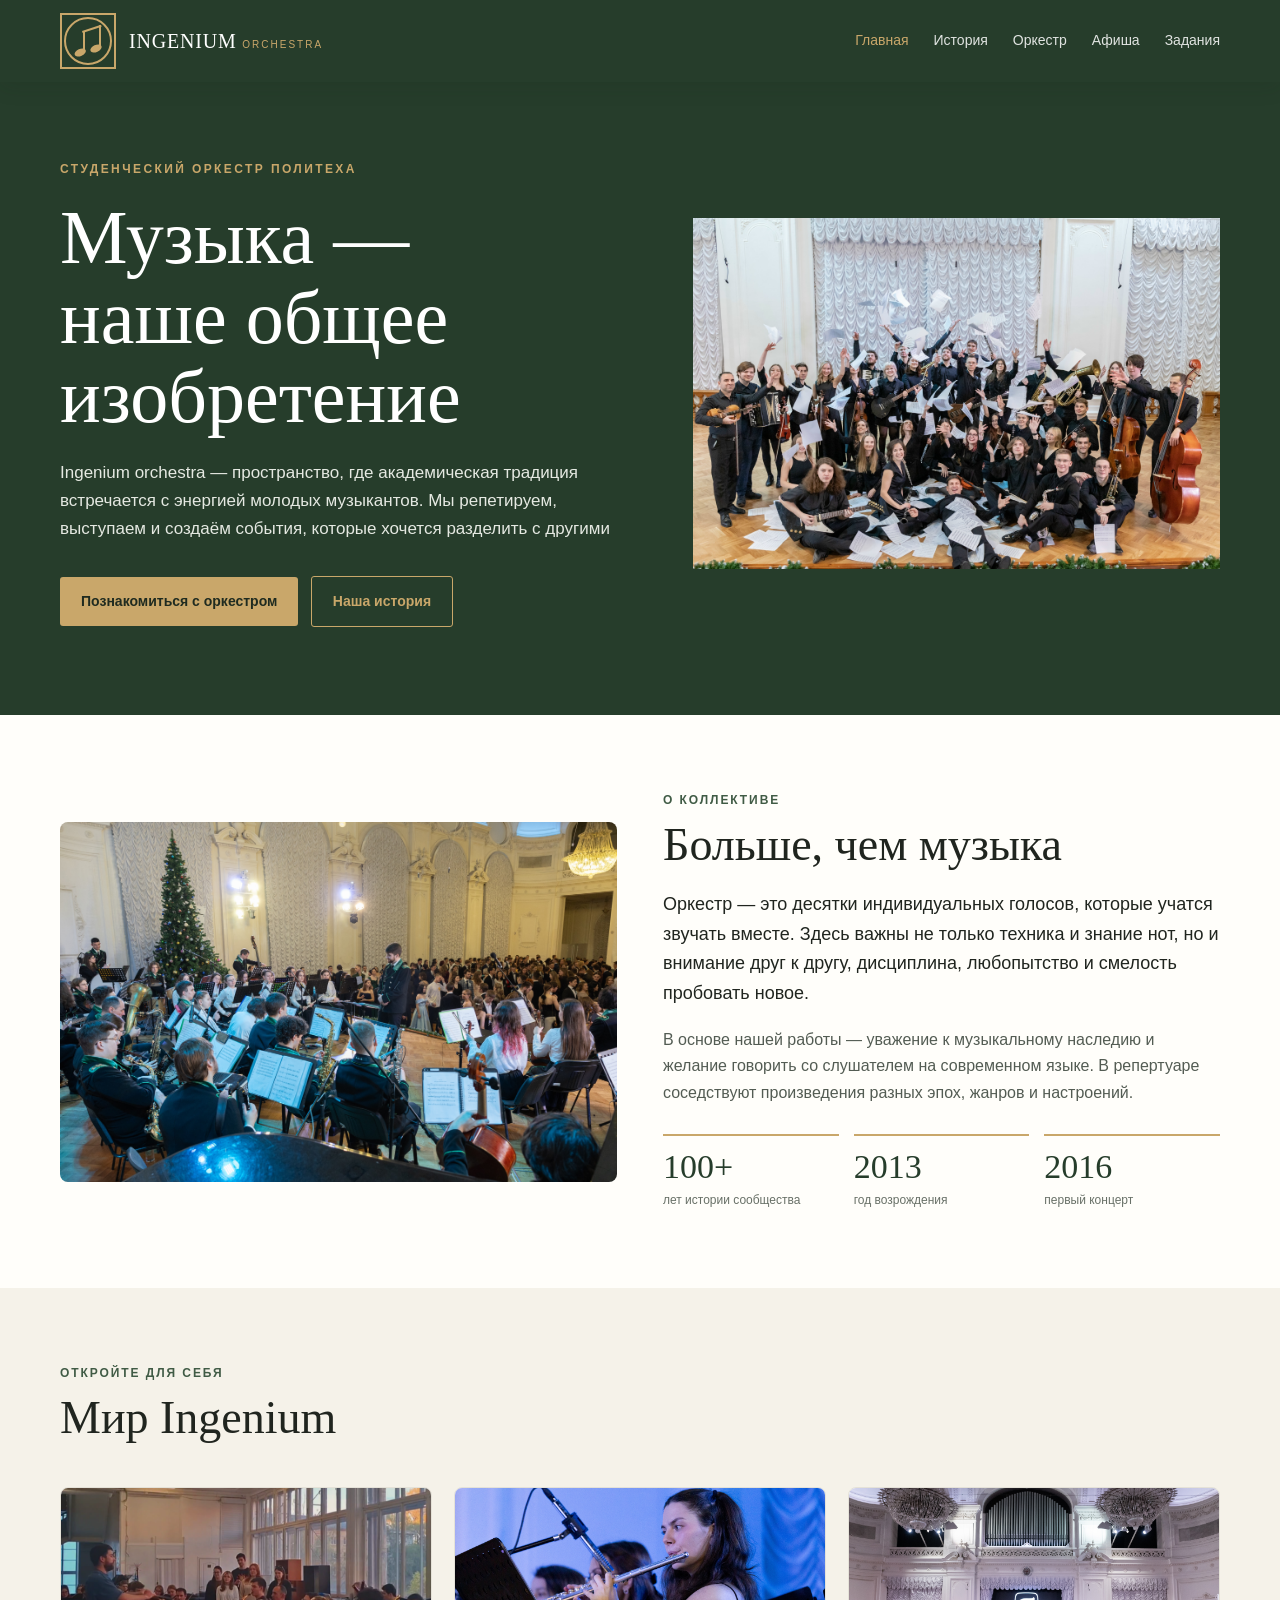
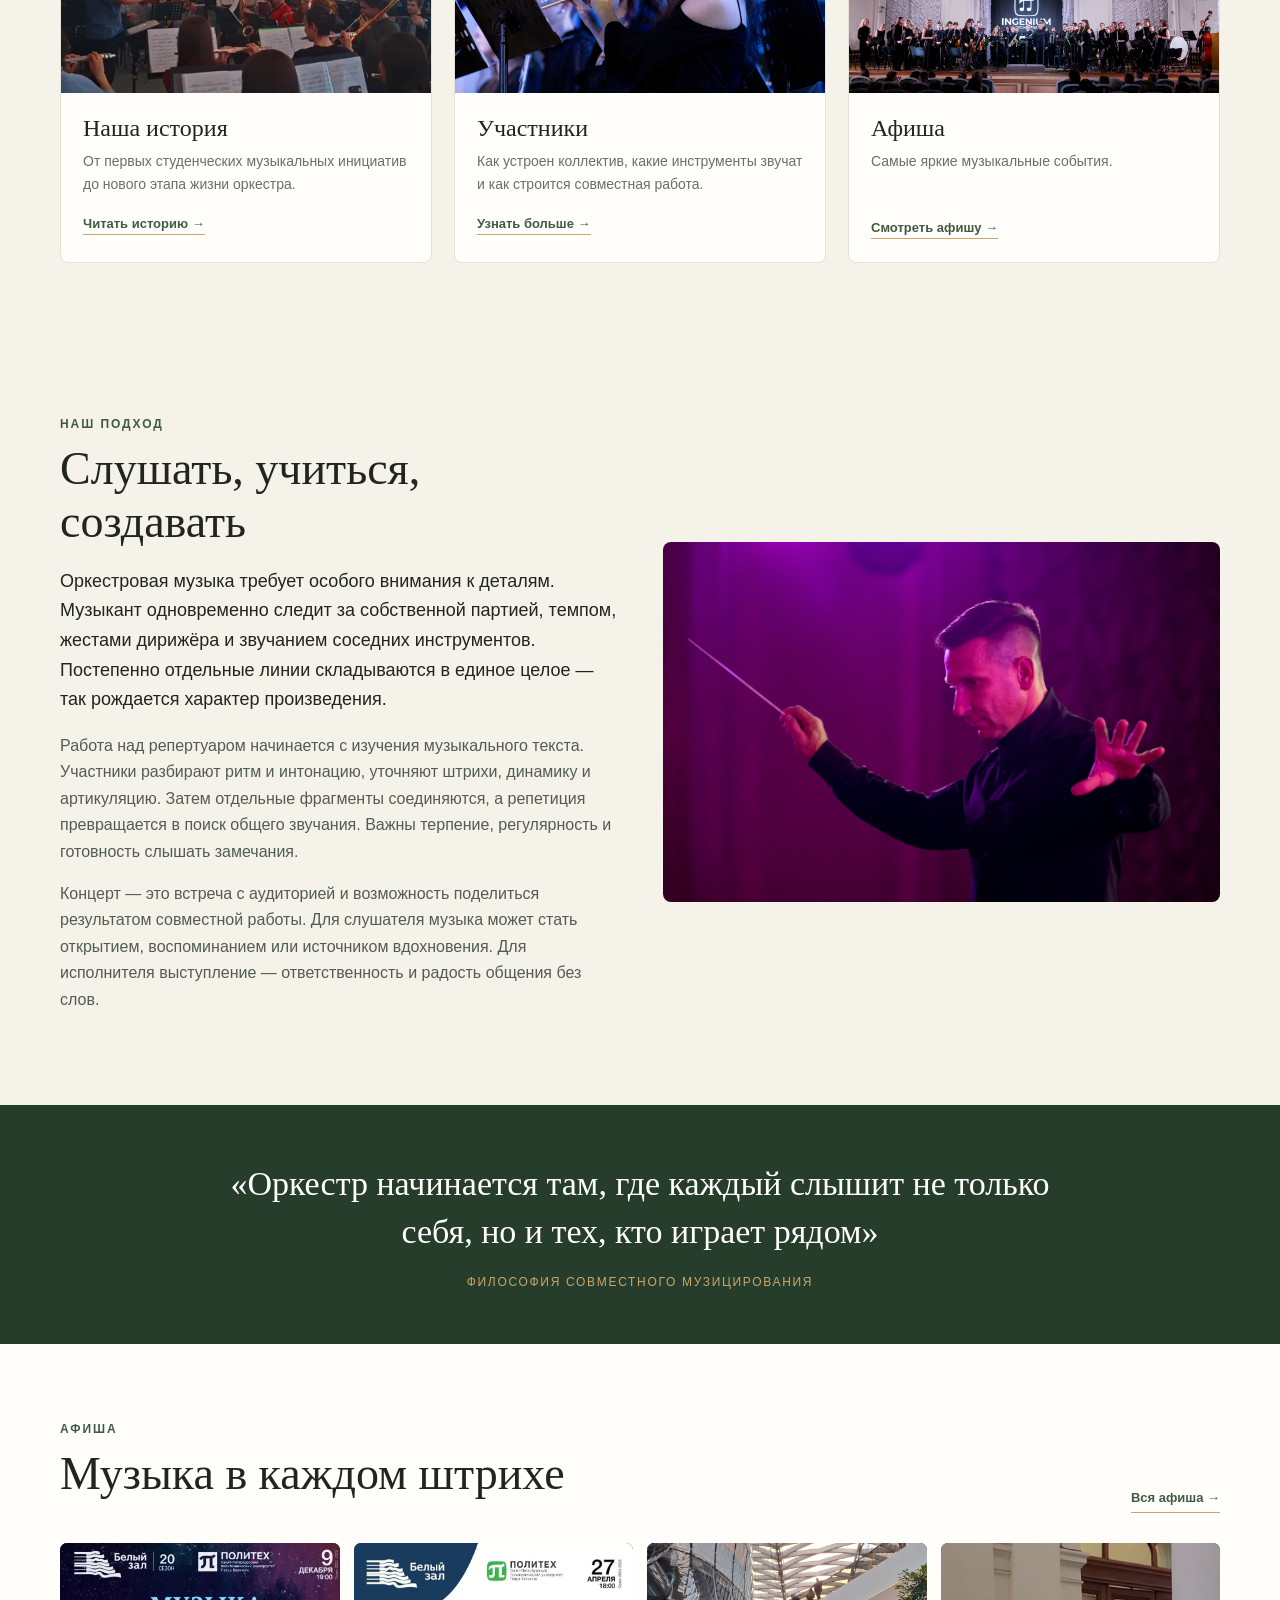
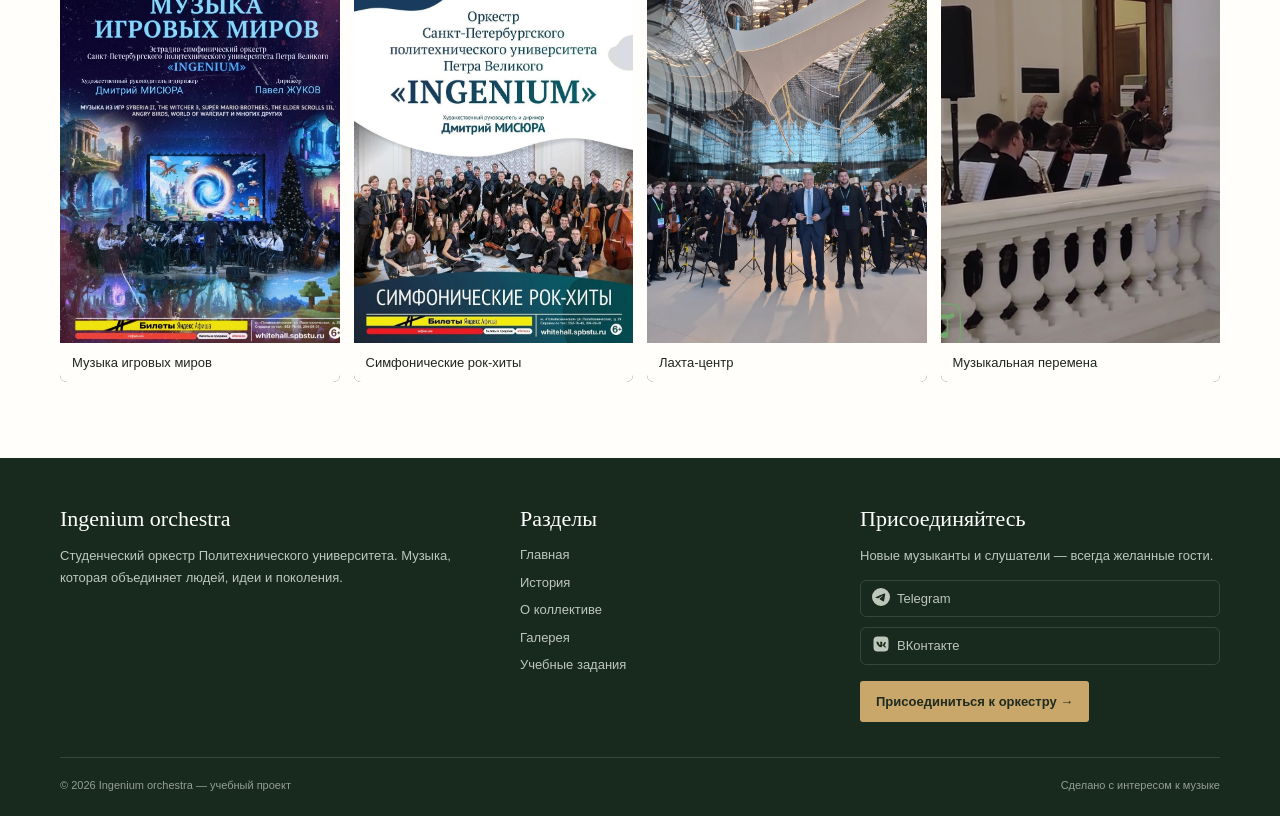
<file: index.html>
<!DOCTYPE html>
<html lang="ru">
<head>
    <meta charset="UTF-8">
    <meta name="viewport" content="width=device-width, initial-scale=1.0">
    <meta name="description" content="Ingenium orchestra — студенческий оркестр Политеха">
    <title>Главная — Ingenium orchestra</title>
    <link rel="stylesheet" href="css/style.css">
</head>
<body>

    <header class="site-header">
        <div class="container header-inner">
            <a class="brand" href="index.html">
                <span class="logo" aria-hidden="true"><span></span></span>
                <span>
                    INGENIUM
                    <small class="brand-subtitle">ORCHESTRA</small>
                </span>
            </a>

            <button class="menu-toggle" aria-expanded="false" aria-label="Открыть меню">Меню ☰</button>

            <nav class="nav">
                <a href="index.html">Главная</a>
                <a href="pages/history.html">История</a>
                <a href="pages/orchestra.html">Оркестр</a>
                <a href="pages/gallery.html">Афиша</a>
                <a href="pages/assignments.html">Задания</a>
            </nav>
        </div>
    </header>

    <main>
        <section class="hero">
            <div class="container hero-grid">
                <div>
                    <div class="eyebrow">Студенческий оркестр Политеха</div>
                    <h1>Музыка —<br>наше общее<br>изобретение</h1>
                    <p>Ingenium orchestra — пространство, где академическая традиция встречается с энергией молодых музыкантов. Мы репетируем, выступаем и создаём события, которые хочется разделить с другими</p>
                    <a class="btn" href="pages/orchestra.html">Познакомиться с оркестром</a>
                    <a class="btn btn-outline" href="pages/history.html">Наша история</a>
                </div>
                <img src="images/together.jpg">
            </div>
        </section>

        <!--О коллективе -->
        <section class="section white">
            <div class="container intro-grid">
                <img src="images/bal.jpg">
                <div class="copy">
                    <div class="kicker">О коллективе</div>
                    <h2>Больше, чем музыка</h2>
                    <p>Оркестр — это десятки индивидуальных голосов, которые учатся звучать вместе. Здесь важны не только техника и знание нот, но и внимание друг к другу, дисциплина, любопытство и смелость пробовать новое.</p>
                    <p>В основе нашей работы — уважение к музыкальному наследию и желание говорить со слушателем на современном языке. В репертуаре соседствуют произведения разных эпох, жанров и настроений.</p>
                    <div class="stats">
                        <div class="stat">
                            <strong>100+</strong>
                            <span>лет истории сообщества</span>
                        </div>
                        <div class="stat">
                            <strong>2013</strong>
                            <span>год возрождения</span>
                        </div>
                        <div class="stat">
                            <strong>2016</strong>
                            <span>первый концерт</span>
                        </div>
                    </div>
                </div>
            </div>
        </section>

        <!-- Мир Ingenium -->
        <section class="section">
            <div class="container">
                <div class="section-head">
                    <div>
                        <div class="kicker">Откройте для себя</div>
                        <h2>Мир Ingenium</h2>
                    </div>
                </div>

                <div class="cards">
                    <article class="card">
                        <img src="images/repetition.png">
                        <div class="card-body">
                            <h3>Наша история</h3>
                            <p>От первых студенческих музыкальных инициатив до нового этапа жизни оркестра.</p>
                            <a class="text-link" href="pages/history.html">Читать историю →</a>
                        </div>
                    </article>

                    <article class="card">
                        <img src="images/flute.jpg">
                        <div class="card-body">
                            <h3>Участники</h3>
                            <p>Как устроен коллектив, какие инструменты звучат и как строится совместная работа.</p>
                            <a class="text-link" href="pages/orchestra.html">Узнать больше →</a>
                        </div>
                    </article>

                    <article class="card">
                        <img src="images/scene.jpg">
                        <div class="card-body">
                            <h3>Афиша</h3>
                            <p>Самые яркие музыкальные события.</p><br>
                            <a class="text-link" href="pages/gallery.html">Смотреть афишу →</a>
                        </div>
                    </article>
                </div>
            </div>
        </section>

        <!-- Наш подход -->
        <section class="section">
            <div class="container intro-grid">
                <div class="copy">
                    <div class="kicker">Наш подход</div>
                    <h2>Слушать, учиться, создавать</h2>
                    <p>Оркестровая музыка требует особого внимания к деталям. Музыкант одновременно следит за собственной партией, темпом, жестами дирижёра и звучанием соседних инструментов. Постепенно отдельные линии складываются в единое целое — так рождается характер произведения.</p>
                    <p>Работа над репертуаром начинается с изучения музыкального текста. Участники разбирают ритм и интонацию, уточняют штрихи, динамику и артикуляцию. Затем отдельные фрагменты соединяются, а репетиция превращается в поиск общего звучания. Важны терпение, регулярность и готовность слышать замечания.</p>
                    <p>Концерт — это встреча с аудиторией и возможность поделиться результатом совместной работы. Для слушателя музыка может стать открытием, воспоминанием или источником вдохновения. Для исполнителя выступление — ответственность и радость общения без слов.</p>
                </div>
                <img src="images/conductor.jpg">
            </div>
        </section>

        <!-- Цитата -->
        <section class="quote">
            <div class="container">
                <blockquote>
                    «Оркестр начинается там, где каждый слышит не только себя, но и тех, кто играет рядом»
                    <cite>Философия совместного музицирования</cite>
                </blockquote>
            </div>
        </section>

        <!-- Афиша -->
        <section class="section white">
            <div class="container">
                <div class="section-head">
                    <div>
                        <div class="kicker">Афиша</div>
                        <h2>Музыка в каждом штрихе</h2>
                    </div>
                    <a class="text-link" href="pages/gallery.html">Вся афиша →</a>
                </div>

                <div class="gallery">
                    <figure>
                        <img src="images/games.jpg">
                        <figcaption>Музыка игровых миров</figcaption>
                    </figure>
                    <figure>
                        <img src="images/rock.jpg">
                        <figcaption>Симфонические рок-хиты</figcaption>
                    </figure>
                    <figure>
                        <img src="images/lahta.jpg">
                        <figcaption>Лахта-центр</figcaption>
                    </figure>
                    <figure>
                        <img src="images/musbreak.png">
                        <figcaption>Музыкальная перемена</figcaption>
                    </figure>
                </div>
            </div>
        </section>

    </main>

    <footer class="footer">
        <div class="container">
            <div class="footer-grid">

                <div>
                    <h3>Ingenium orchestra</h3>
                    <p>Студенческий оркестр Политехнического университета. Музыка, которая объединяет людей, идеи и поколения.</p>
                </div>

                <div>
                    <h3>Разделы</h3>
                    <a href="index.html">Главная</a>
                    <a href="pages/history.html">История</a>
                    <a href="pages/orchestra.html">О коллективе</a>
                    <a href="pages/gallery.html">Галерея</a>
                    <a href="pages/assignments.html">Учебные задания</a>
                </div>

                <div>
                    <h3>Присоединяйтесь</h3>
                    <p>Новые музыканты и слушатели — всегда желанные гости.</p>

                    <div class="social-links">
                        <a class="social-link" href="https://t.me/piorchestra">
                            <svg viewBox="0 0 24 24" fill="currentColor" aria-hidden="true">
                                <path d="M11.944 0A12 12 0 0 0 0 12a12 12 0 0 0 12 12 12 12 0 0 0 12-12A12 12 0 0 0 12 0a12 12 0 0 0-.056 0zm4.962 7.224c.1-.002.321.023.465.14a.506.506 0 0 1 .171.325c.016.093.036.306.02.472-.18 1.898-.962 6.502-1.36 8.627-.168.9-.499 1.201-.82 1.23-.696.065-1.225-.46-1.9-.902-1.056-.693-1.653-1.124-2.678-1.8-1.185-.78-.417-1.21.258-1.91.177-.184 3.247-2.977 3.307-3.23.007-.032.014-.15-.056-.212s-.174-.041-.249-.024c-.106.024-1.793 1.14-5.061 3.345-.48.33-.913.49-1.302.48-.428-.008-1.252-.241-1.865-.44-.752-.245-1.349-.374-1.297-.789.027-.216.325-.437.893-.663 3.498-1.524 5.83-2.529 6.998-3.014 3.332-1.386 4.025-1.627 4.476-1.635z" />
                            </svg>
                            <span>Telegram</span>
                        </a>

                        <a class="social-link" href="https://vk.com/ingenium_orchestra">
                            <svg viewBox="0 0 24 24" fill="currentColor" aria-hidden="true">
                                <path d="M15.07 2H8.93C3.33 2 2 3.33 2 8.93v6.14C2 20.67 3.33 22 8.93 22h6.14c5.6 0 6.93-1.33 6.93-6.93V8.93C22 3.33 20.67 2 15.07 2zm3.15 14.27h-1.46c-.55 0-.72-.44-1.72-1.44-.87-.85-1.25-.96-1.47-.96-.3 0-.39.08-.39.49v1.31c0 .35-.11.56-1.03.56-1.52 0-3.21-.92-4.4-2.63C6.36 11.63 5.93 9.87 5.93 9.5c0-.22.08-.42.49-.42h1.46c.36 0 .5.16.64.55.7 2.03 1.87 3.81 2.35 3.81.18 0 .26-.08.26-.54V10.7c-.06-.96-.56-1.04-.56-1.38 0-.16.13-.32.34-.32h2.29c.3 0 .41.16.41.52v3.36c0 .3.13.41.22.41.18 0 .33-.11.66-.44 1.02-1.14 1.75-2.9 1.75-2.9.1-.2.26-.39.62-.39h1.46c.44 0 .54.23.44.54-.18.83-1.96 3.34-1.96 3.34-.15.25-.21.36 0 .64.15.21.64.63.97 1.02.6.69 1.06 1.27 1.18 1.67.13.4-.08.6-.48.6z" />
                            </svg>
                            <span>ВКонтакте</span>
                        </a>
                    </div>

                    <a class="join-btn" href="https://vk.ru/away.php?to=https%3A%2F%2Fforms.yandex.ru%2Fu%2F64ef43c669387211198aa0bb&utf=1">Присоединиться к оркестру →</a>
                </div>

            </div>

            <div class="footer-bottom">
                <span>© 2026 Ingenium orchestra — учебный проект</span>
                <span>Сделано с интересом к музыке</span>
            </div>
        </div>
    </footer>

    <script src="js/main.js"></script>
</body>
</html>
</file>
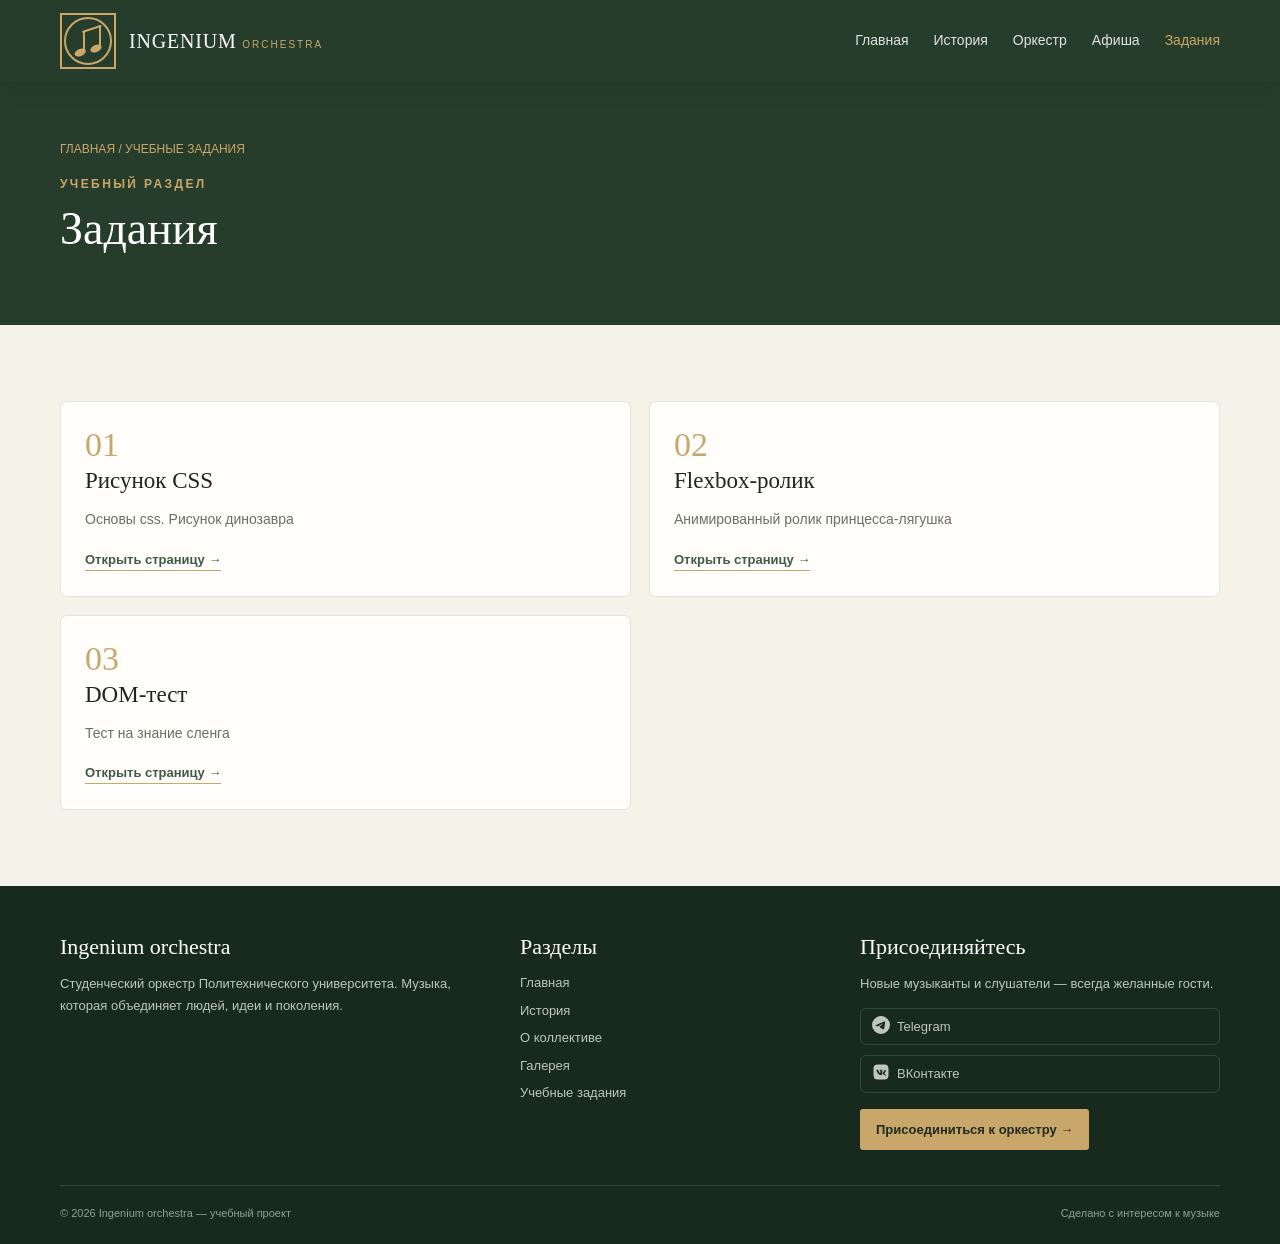
<file: pages/assignments.html>
<!DOCTYPE html>
<html lang="ru">
<head>
    <meta charset="UTF-8">
    <meta name="viewport" content="width=device-width, initial-scale=1.0">
    <meta name="description" content="Учебные задания по HTML и CSS">
    <title>Задания</title>
    <link rel="stylesheet" href="../css/style.css">
</head>
<body>

    <header class="site-header">
        <div class="container header-inner">
            <a class="brand" href="../index.html">
                <span class="logo"><span></span></span>
                <span>
                    INGENIUM
                    <small class="brand-subtitle">ORCHESTRA</small>
                </span>
            </a>

            <button class="menu-toggle" type="button" aria-expanded="false" aria-label="Открыть меню">Меню ☰</button>

            <nav class="nav">
                <a href="../index.html">Главная</a>
                <a href="history.html">История</a>
                <a href="orchestra.html">Оркестр</a>
                <a href="gallery.html">Афиша</a>
                <a href="assignments.html">Задания</a>
            </nav>
        </div>
    </header>

    <main>

        <section class="page-intro">
            <div class="container">
                <div class="breadcrumbs">ГЛАВНАЯ / УЧЕБНЫЕ ЗАДАНИЯ</div>
                <div class="eyebrow">Учебный раздел</div>
                <h1>Задания</h1>
            </div>
        </section>

        <section class="section">
            <div class="container">
                <div class="assignment-list">
                    <article class="assignment">
                        <div class="number">01</div>
                        <h3>Рисунок CSS</h3>
                        <p>Основы css. Рисунок динозавра</p>
                        <a class="text-link" href="task-1.html">Открыть страницу →</a>
                    </article>

                    <article class="assignment">
                        <div class="number">02</div>
                        <h3>Flexbox-ролик</h3>
                        <p>Анимированный ролик принцесса-лягушка</p>
                        <a class="text-link" href="task-2.html">Открыть страницу →</a>
                    </article>

                    <article class="assignment">
                        <div class="number">03</div>
                        <h3>DOM-тест</h3>
                        <p>Тест на знание сленга</p>
                        <a class="text-link" href="task-3.html">Открыть страницу →</a>
                    </article>
                </div>
            </div>
        </section>

    </main>

    <footer class="footer">
        <div class="container">
            <div class="footer-grid">

                <div>
                    <h3>Ingenium orchestra</h3>
                    <p>Студенческий оркестр Политехнического университета. Музыка, которая объединяет людей, идеи и поколения.</p>
                </div>

                <div>
                    <h3>Разделы</h3>
                    <a href="../index.html">Главная</a>
                    <a href="../pages/history.html">История</a>
                    <a href="../pages/orchestra.html">О коллективе</a>
                    <a href="../pages/gallery.html">Галерея</a>
                    <a href="../pages/assignments.html">Учебные задания</a>
                </div>

                <div>
                    <h3>Присоединяйтесь</h3>
                    <p>Новые музыканты и слушатели — всегда желанные гости.</p>

                    <div class="social-links">
                        <a class="social-link" href="https://t.me/piorchestra">
                            <svg viewBox="0 0 24 24" fill="currentColor" aria-hidden="true">
                                <path d="M11.944 0A12 12 0 0 0 0 12a12 12 0 0 0 12 12 12 12 0 0 0 12-12A12 12 0 0 0 12 0a12 12 0 0 0-.056 0zm4.962 7.224c.1-.002.321.023.465.14a.506.506 0 0 1 .171.325c.016.093.036.306.02.472-.18 1.898-.962 6.502-1.36 8.627-.168.9-.499 1.201-.82 1.23-.696.065-1.225-.46-1.9-.902-1.056-.693-1.653-1.124-2.678-1.8-1.185-.78-.417-1.21.258-1.91.177-.184 3.247-2.977 3.307-3.23.007-.032.014-.15-.056-.212s-.174-.041-.249-.024c-.106.024-1.793 1.14-5.061 3.345-.48.33-.913.49-1.302.48-.428-.008-1.252-.241-1.865-.44-.752-.245-1.349-.374-1.297-.789.027-.216.325-.437.893-.663 3.498-1.524 5.83-2.529 6.998-3.014 3.332-1.386 4.025-1.627 4.476-1.635z" />
                            </svg>
                            <span>Telegram</span>
                        </a>

                        <a class="social-link" href="https://vk.com/ingenium_orchestra">
                            <svg viewBox="0 0 24 24" fill="currentColor" aria-hidden="true">
                                <path d="M15.07 2H8.93C3.33 2 2 3.33 2 8.93v6.14C2 20.67 3.33 22 8.93 22h6.14c5.6 0 6.93-1.33 6.93-6.93V8.93C22 3.33 20.67 2 15.07 2zm3.15 14.27h-1.46c-.55 0-.72-.44-1.72-1.44-.87-.85-1.25-.96-1.47-.96-.3 0-.39.08-.39.49v1.31c0 .35-.11.56-1.03.56-1.52 0-3.21-.92-4.4-2.63C6.36 11.63 5.93 9.87 5.93 9.5c0-.22.08-.42.49-.42h1.46c.36 0 .5.16.64.55.7 2.03 1.87 3.81 2.35 3.81.18 0 .26-.08.26-.54V10.7c-.06-.96-.56-1.04-.56-1.38 0-.16.13-.32.34-.32h2.29c.3 0 .41.16.41.52v3.36c0 .3.13.41.22.41.18 0 .33-.11.66-.44 1.02-1.14 1.75-2.9 1.75-2.9.1-.2.26-.39.62-.39h1.46c.44 0 .54.23.44.54-.18.83-1.96 3.34-1.96 3.34-.15.25-.21.36 0 .64.15.21.64.63.97 1.02.6.69 1.06 1.27 1.18 1.67.13.4-.08.6-.48.6z" />
                            </svg>
                            <span>ВКонтакте</span>
                        </a>
                    </div>

                    <a class="join-btn" href="https://vk.ru/away.php?to=https%3A%2F%2Fforms.yandex.ru%2Fu%2F64ef43c669387211198aa0bb&utf=1">Присоединиться к оркестру →</a>
                </div>

            </div>

            <div class="footer-bottom">
                <span>© 2026 Ingenium orchestra — учебный проект</span>
                <span>Сделано с интересом к музыке</span>
            </div>
        </div>
    </footer>

    <script src="../js/main.js"></script>
</body>
</html>
</file>
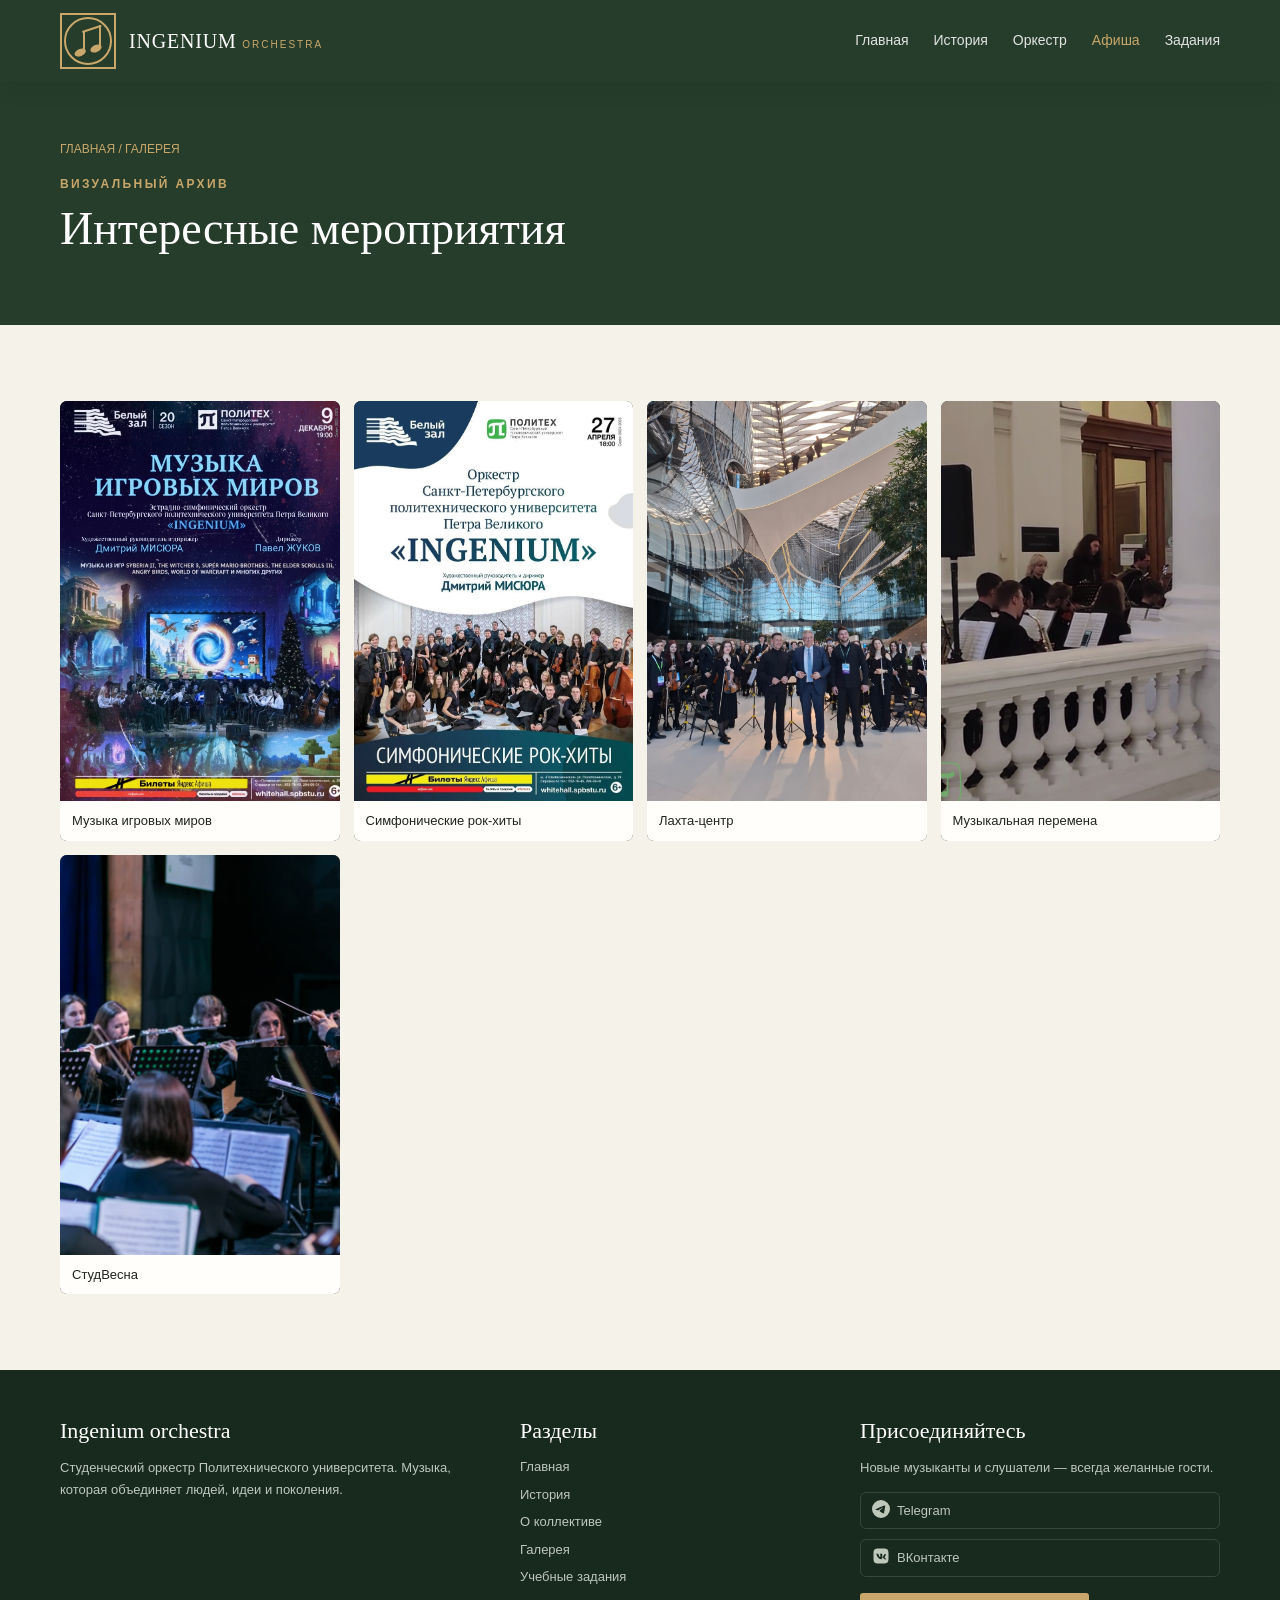
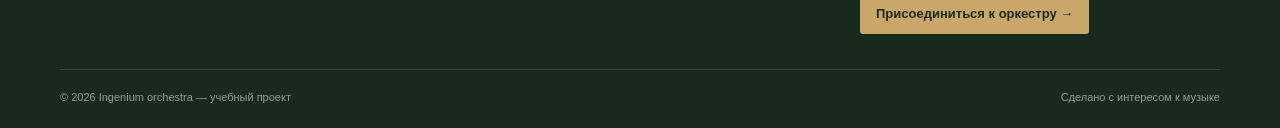
<file: pages/gallery.html>
<!DOCTYPE html>
<html lang="ru">
<head>
    <meta charset="UTF-8">
    <meta name="viewport" content="width=device-width, initial-scale=1.0">
    <meta name="description" content="Галерея музыкальных иллюстраций Ingenium orchestra">
    <title>Афиша</title>
    <link rel="stylesheet" href="../css/style.css">
</head>
<body>

    <header class="site-header">
        <div class="container header-inner">
            <a class="brand" href="../index.html">
                <span class="logo"><span></span></span>
                <span>
                    INGENIUM
                    <small class="brand-subtitle">ORCHESTRA</small>
                </span>
            </a>

            <button class="menu-toggle" type="button" aria-expanded="false" aria-label="Открыть меню">Меню ☰</button>

            <nav class="nav">
                <a href="../index.html">Главная</a>
                <a href="history.html">История</a>
                <a href="orchestra.html">Оркестр</a>
                <a href="gallery.html">Афиша</a>
                <a href="assignments.html">Задания</a>
            </nav>
        </div>
    </header>

    <main>

        <section class="page-intro">
            <div class="container">
                <div class="breadcrumbs">ГЛАВНАЯ / ГАЛЕРЕЯ</div>
                <div class="eyebrow">Визуальный архив</div>
                <h1>Интересные мероприятия</h1>
            </div>
        </section>

        <section class="section">
            <div class="container">
                <div class="gallery">
                    <figure>
                        <img src="../images/games.jpg">
                        <figcaption>Музыка игровых миров</figcaption>
                    </figure>
                    <figure>
                        <img src="../images/rock.jpg">
                        <figcaption>Симфонические рок-хиты</figcaption>
                    </figure>
                    <figure>
                        <img src="../images/lahta.jpg">
                        <figcaption>Лахта-центр</figcaption>
                    </figure>
                    <figure>
                        <img src="../images/musbreak.png">
                        <figcaption>Музыкальная перемена</figcaption>
                    </figure>
                    <figure>
                        <img src="../images/studvesna.jpg">
                        <figcaption>СтудВесна</figcaption>
                    </figure>
                    </figure>
                </div>
            </div>
        </section>

    </main>

    <footer class="footer">
        <div class="container">
            <div class="footer-grid">

                <div>
                    <h3>Ingenium orchestra</h3>
                    <p>Студенческий оркестр Политехнического университета. Музыка, которая объединяет людей, идеи и поколения.</p>
                </div>

                <div>
                    <h3>Разделы</h3>
                    <a href="../index.html">Главная</a>
                    <a href="../pages/history.html">История</a>
                    <a href="../pages/orchestra.html">О коллективе</a>
                    <a href="../pages/gallery.html">Галерея</a>
                    <a href="../pages/assignments.html">Учебные задания</a>
                </div>

                <div>
                    <h3>Присоединяйтесь</h3>
                    <p>Новые музыканты и слушатели — всегда желанные гости.</p>

                    <div class="social-links">
                        <a class="social-link" href="https://t.me/piorchestra">
                            <svg viewBox="0 0 24 24" fill="currentColor" aria-hidden="true">
                                <path d="M11.944 0A12 12 0 0 0 0 12a12 12 0 0 0 12 12 12 12 0 0 0 12-12A12 12 0 0 0 12 0a12 12 0 0 0-.056 0zm4.962 7.224c.1-.002.321.023.465.14a.506.506 0 0 1 .171.325c.016.093.036.306.02.472-.18 1.898-.962 6.502-1.36 8.627-.168.9-.499 1.201-.82 1.23-.696.065-1.225-.46-1.9-.902-1.056-.693-1.653-1.124-2.678-1.8-1.185-.78-.417-1.21.258-1.91.177-.184 3.247-2.977 3.307-3.23.007-.032.014-.15-.056-.212s-.174-.041-.249-.024c-.106.024-1.793 1.14-5.061 3.345-.48.33-.913.49-1.302.48-.428-.008-1.252-.241-1.865-.44-.752-.245-1.349-.374-1.297-.789.027-.216.325-.437.893-.663 3.498-1.524 5.83-2.529 6.998-3.014 3.332-1.386 4.025-1.627 4.476-1.635z" />
                            </svg>
                            <span>Telegram</span>
                        </a>

                        <a class="social-link" href="https://vk.com/ingenium_orchestra">
                            <svg viewBox="0 0 24 24" fill="currentColor" aria-hidden="true">
                                <path d="M15.07 2H8.93C3.33 2 2 3.33 2 8.93v6.14C2 20.67 3.33 22 8.93 22h6.14c5.6 0 6.93-1.33 6.93-6.93V8.93C22 3.33 20.67 2 15.07 2zm3.15 14.27h-1.46c-.55 0-.72-.44-1.72-1.44-.87-.85-1.25-.96-1.47-.96-.3 0-.39.08-.39.49v1.31c0 .35-.11.56-1.03.56-1.52 0-3.21-.92-4.4-2.63C6.36 11.63 5.93 9.87 5.93 9.5c0-.22.08-.42.49-.42h1.46c.36 0 .5.16.64.55.7 2.03 1.87 3.81 2.35 3.81.18 0 .26-.08.26-.54V10.7c-.06-.96-.56-1.04-.56-1.38 0-.16.13-.32.34-.32h2.29c.3 0 .41.16.41.52v3.36c0 .3.13.41.22.41.18 0 .33-.11.66-.44 1.02-1.14 1.75-2.9 1.75-2.9.1-.2.26-.39.62-.39h1.46c.44 0 .54.23.44.54-.18.83-1.96 3.34-1.96 3.34-.15.25-.21.36 0 .64.15.21.64.63.97 1.02.6.69 1.06 1.27 1.18 1.67.13.4-.08.6-.48.6z" />
                            </svg>
                            <span>ВКонтакте</span>
                        </a>
                    </div>

                    <a class="join-btn" href="https://vk.ru/away.php?to=https%3A%2F%2Fforms.yandex.ru%2Fu%2F64ef43c669387211198aa0bb&utf=1">Присоединиться к оркестру →</a>
                </div>

            </div>

            <div class="footer-bottom">
                <span>© 2026 Ingenium orchestra — учебный проект</span>
                <span>Сделано с интересом к музыке</span>
            </div>
        </div>
    </footer>

    <script src="../js/main.js"></script>
</body>
</html>
</file>
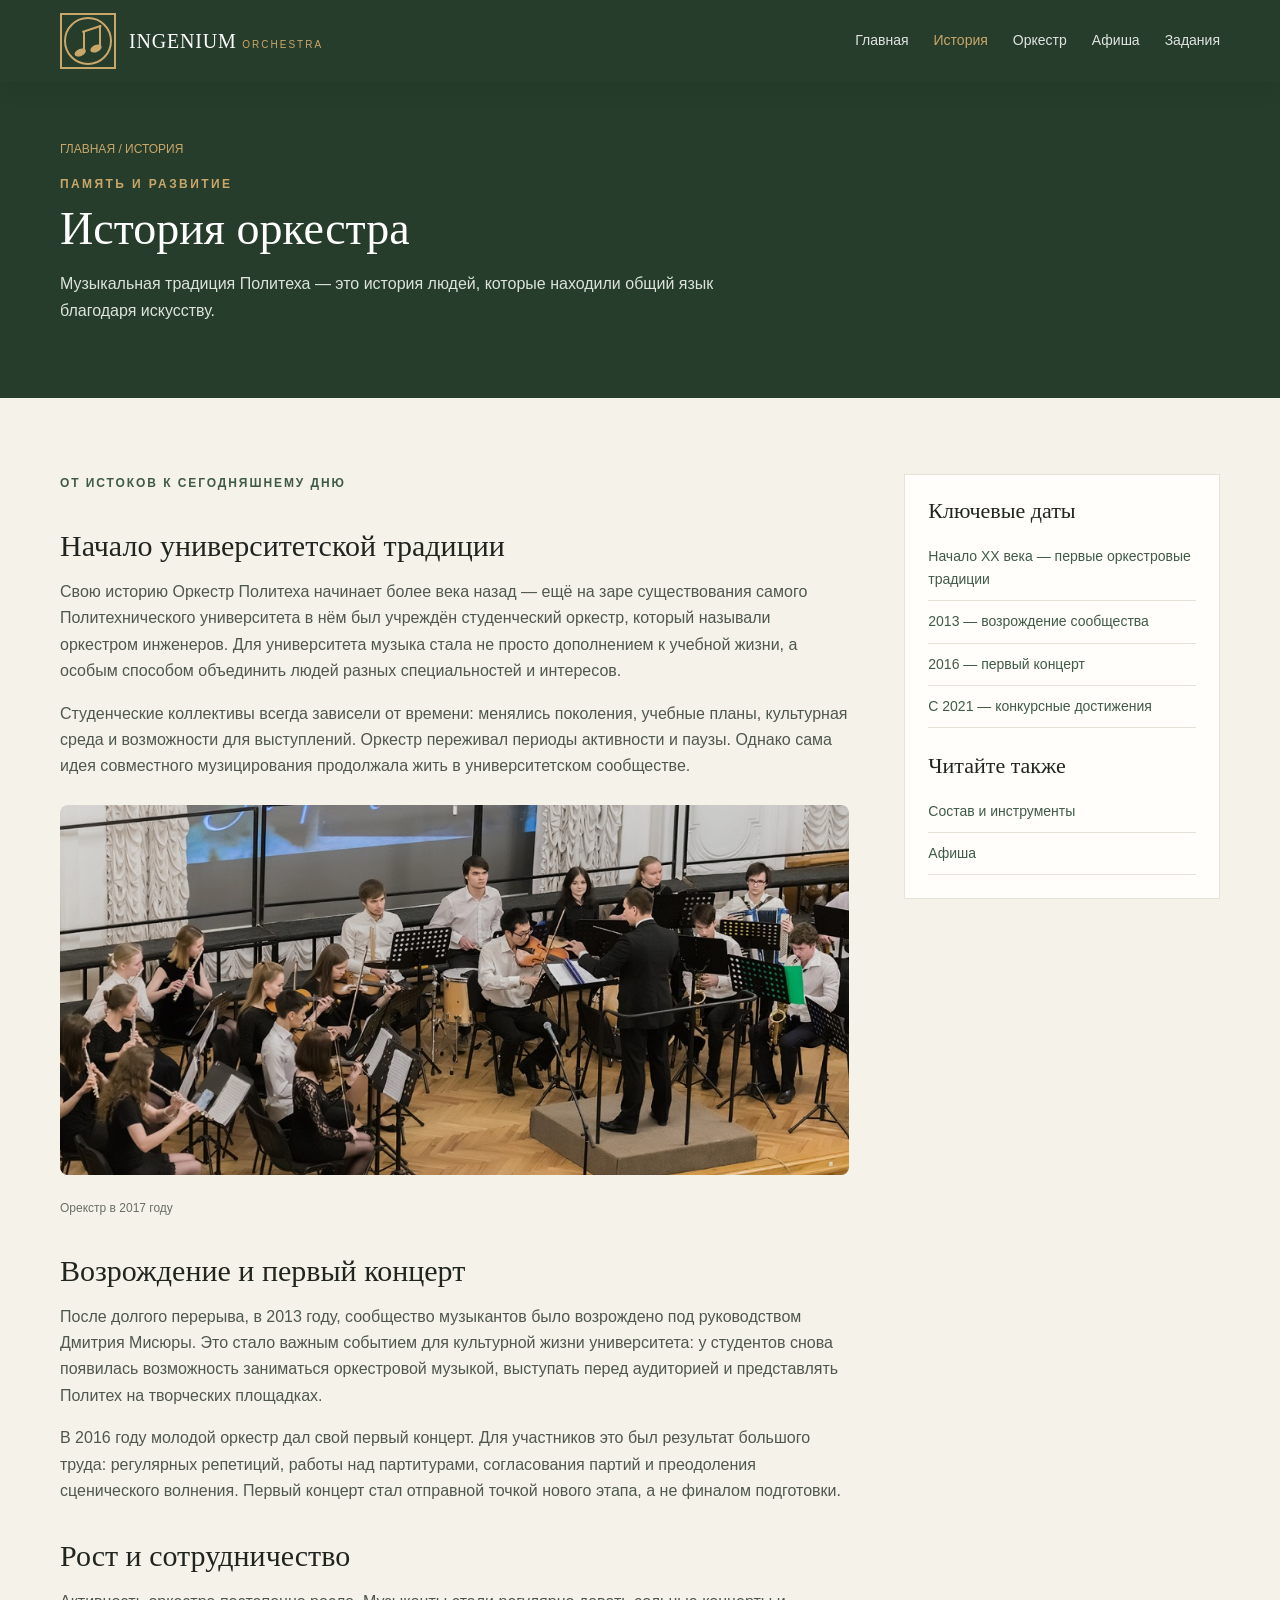
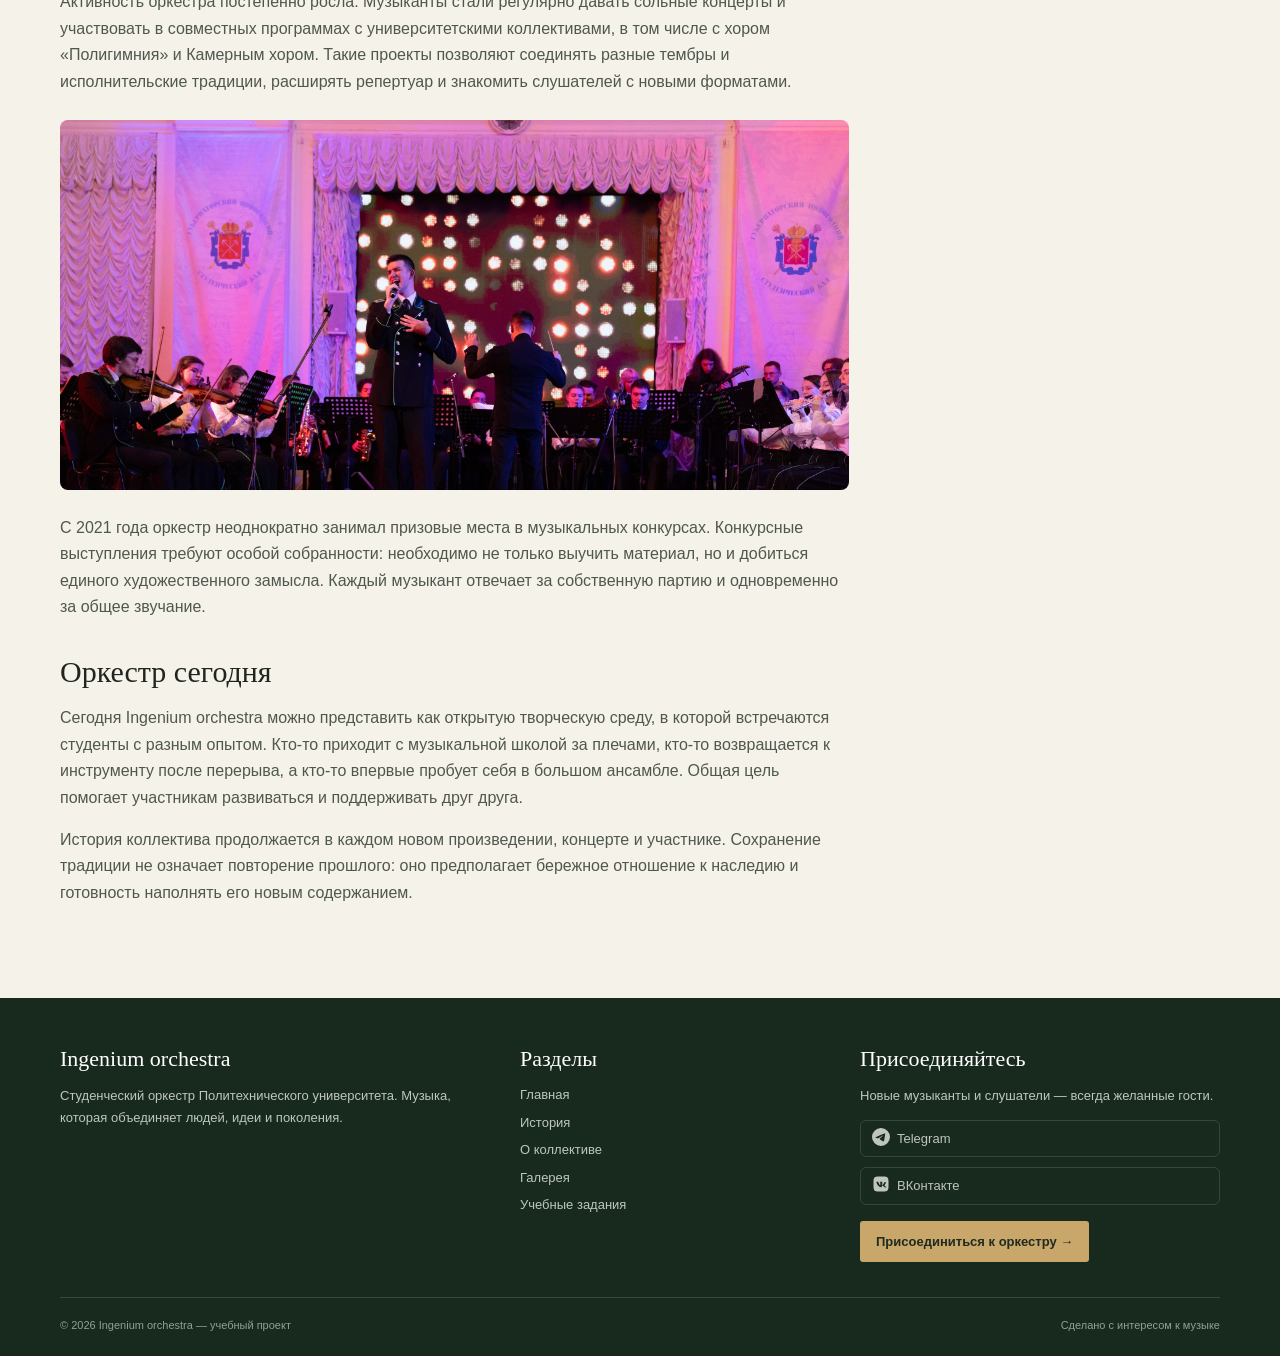
<file: pages/history.html>
<!DOCTYPE html>
<html lang="ru">
<head>
    <meta charset="UTF-8">
    <meta name="viewport" content="width=device-width, initial-scale=1.0">
    <meta name="description" content="История студенческого оркестра Политеха">
    <title>Афиша</title>
    <link rel="stylesheet" href="../css/style.css">
</head>
<body>

    <header class="site-header">
        <div class="container header-inner">
            <a class="brand" href="../index.html">
                <span class="logo"><span></span></span>
                <span>
                    INGENIUM
                    <small class="brand-subtitle">ORCHESTRA</small>
                </span>
            </a>

            <button class="menu-toggle" type="button" aria-expanded="false" aria-label="Открыть меню">Меню ☰</button>

            <nav class="nav">
                <a href="../index.html">Главная</a>
                <a href="history.html">История</a>
                <a href="orchestra.html">Оркестр</a>
                <a href="gallery.html">Афиша</a>
                <a href="assignments.html">Задания</a>
            </nav>
        </div>
    </header>

    <main>

        <section class="page-intro">
            <div class="container">
                <div class="breadcrumbs">ГЛАВНАЯ / ИСТОРИЯ</div>
                <div class="eyebrow">Память и развитие</div>
                <h1>История оркестра</h1>
                <p>Музыкальная традиция Политеха — это история людей, которые находили общий язык благодаря искусству.</p>
            </div>
        </section>

        <section class="section">
            <div class="container article-layout">

                <article class="article">
                    <div class="kicker">От истоков к сегодняшнему дню</div>

                    <h2>Начало университетской традиции</h2>
                    <p>Свою историю Оркестр Политеха начинает более века назад — ещё на заре существования самого Политехнического университета в нём был учреждён студенческий оркестр, который называли оркестром инженеров. Для университета музыка стала не просто дополнением к учебной жизни, а особым способом объединить людей разных специальностей и интересов.</p>
                    <p>Студенческие коллективы всегда зависели от времени: менялись поколения, учебные планы, культурная среда и возможности для выступлений. Оркестр переживал периоды активности и паузы. Однако сама идея совместного музицирования продолжала жить в университетском сообществе.</p>

                    <figure>
                        <img src="../images/old.jpg" ">
                        <figcaption>Орекстр в 2017 году</figcaption>
                    </figure>

                    <h2>Возрождение и первый концерт</h2>
                    <p>После долгого перерыва, в 2013 году, сообщество музыкантов было возрождено под руководством Дмитрия Мисюры. Это стало важным событием для культурной жизни университета: у студентов снова появилась возможность заниматься оркестровой музыкой, выступать перед аудиторией и представлять Политех на творческих площадках.</p>
                    <p>В 2016 году молодой оркестр дал свой первый концерт. Для участников это был результат большого труда: регулярных репетиций, работы над партитурами, согласования партий и преодоления сценического волнения. Первый концерт стал отправной точкой нового этапа, а не финалом подготовки.</p>

                    <h2>Рост и сотрудничество</h2>
                    <p>Активность оркестра постепенно росла. Музыканты стали регулярно давать сольные концерты и участвовать в совместных программах с университетскими коллективами, в том числе с хором «Полигимния» и Камерным хором. Такие проекты позволяют соединять разные тембры и исполнительские традиции, расширять репертуар и знакомить слушателей с новыми форматами.</p>

                    <figure>
                        <img src="../images/sing.jpg" ">
                    </figure>

                    <p>С 2021 года оркестр неоднократно занимал призовые места в музыкальных конкурсах. Конкурсные выступления требуют особой собранности: необходимо не только выучить материал, но и добиться единого художественного замысла. Каждый музыкант отвечает за собственную партию и одновременно за общее звучание.</p>

                    <h2>Оркестр сегодня</h2>
                    <p>Сегодня Ingenium orchestra можно представить как открытую творческую среду, в которой встречаются студенты с разным опытом. Кто-то приходит с музыкальной школой за плечами, кто-то возвращается к инструменту после перерыва, а кто-то впервые пробует себя в большом ансамбле. Общая цель помогает участникам развиваться и поддерживать друг друга.</p>
                    <p>История коллектива продолжается в каждом новом произведении, концерте и участнике. Сохранение традиции не означает повторение прошлого: оно предполагает бережное отношение к наследию и готовность наполнять его новым содержанием.</p>
                </article>

                <aside class="sidebar">
                    <h3>Ключевые даты</h3>
                    <a>Начало XX века — первые оркестровые традиции</a>
                    <a>2013 — возрождение сообщества</a>
                    <a>2016 — первый концерт</a>
                    <a>С 2021 — конкурсные достижения</a>

                    <h3 style="margin-top:25px">Читайте также</h3>
                    <a href="orchestra.html">Состав и инструменты</a>
                    <a href="gallery.html">Афиша</a>
                </aside>

            </div>
        </section>

    </main>

    <footer class="footer">
        <div class="container">
            <div class="footer-grid">

                <div>
                    <h3>Ingenium orchestra</h3>
                    <p>Студенческий оркестр Политехнического университета. Музыка, которая объединяет людей, идеи и поколения.</p>
                </div>

                <div>
                    <h3>Разделы</h3>
                    <a href="../index.html">Главная</a>
                    <a href="../pages/history.html">История</a>
                    <a href="../pages/orchestra.html">О коллективе</a>
                    <a href="../pages/gallery.html">Галерея</a>
                    <a href="../pages/assignments.html">Учебные задания</a>
                </div>

                <div>
                    <h3>Присоединяйтесь</h3>
                    <p>Новые музыканты и слушатели — всегда желанные гости.</p>

                    <div class="social-links">
                        <a class="social-link" href="https://t.me/piorchestra">
                            <svg viewBox="0 0 24 24" fill="currentColor" aria-hidden="true">
                                <path d="M11.944 0A12 12 0 0 0 0 12a12 12 0 0 0 12 12 12 12 0 0 0 12-12A12 12 0 0 0 12 0a12 12 0 0 0-.056 0zm4.962 7.224c.1-.002.321.023.465.14a.506.506 0 0 1 .171.325c.016.093.036.306.02.472-.18 1.898-.962 6.502-1.36 8.627-.168.9-.499 1.201-.82 1.23-.696.065-1.225-.46-1.9-.902-1.056-.693-1.653-1.124-2.678-1.8-1.185-.78-.417-1.21.258-1.91.177-.184 3.247-2.977 3.307-3.23.007-.032.014-.15-.056-.212s-.174-.041-.249-.024c-.106.024-1.793 1.14-5.061 3.345-.48.33-.913.49-1.302.48-.428-.008-1.252-.241-1.865-.44-.752-.245-1.349-.374-1.297-.789.027-.216.325-.437.893-.663 3.498-1.524 5.83-2.529 6.998-3.014 3.332-1.386 4.025-1.627 4.476-1.635z" />
                            </svg>
                            <span>Telegram</span>
                        </a>

                        <a class="social-link" href="https://vk.com/ingenium_orchestra">
                            <svg viewBox="0 0 24 24" fill="currentColor" aria-hidden="true">
                                <path d="M15.07 2H8.93C3.33 2 2 3.33 2 8.93v6.14C2 20.67 3.33 22 8.93 22h6.14c5.6 0 6.93-1.33 6.93-6.93V8.93C22 3.33 20.67 2 15.07 2zm3.15 14.27h-1.46c-.55 0-.72-.44-1.72-1.44-.87-.85-1.25-.96-1.47-.96-.3 0-.39.08-.39.49v1.31c0 .35-.11.56-1.03.56-1.52 0-3.21-.92-4.4-2.63C6.36 11.63 5.93 9.87 5.93 9.5c0-.22.08-.42.49-.42h1.46c.36 0 .5.16.64.55.7 2.03 1.87 3.81 2.35 3.81.18 0 .26-.08.26-.54V10.7c-.06-.96-.56-1.04-.56-1.38 0-.16.13-.32.34-.32h2.29c.3 0 .41.16.41.52v3.36c0 .3.13.41.22.41.18 0 .33-.11.66-.44 1.02-1.14 1.75-2.9 1.75-2.9.1-.2.26-.39.62-.39h1.46c.44 0 .54.23.44.54-.18.83-1.96 3.34-1.96 3.34-.15.25-.21.36 0 .64.15.21.64.63.97 1.02.6.69 1.06 1.27 1.18 1.67.13.4-.08.6-.48.6z" />
                            </svg>
                            <span>ВКонтакте</span>
                        </a>
                    </div>

                    <a class="join-btn" href="https://vk.ru/away.php?to=https%3A%2F%2Fforms.yandex.ru%2Fu%2F64ef43c669387211198aa0bb&utf=1">Присоединиться к оркестру →</a>
                </div>

            </div>

            <div class="footer-bottom">
                <span>© 2026 Ingenium orchestra — учебный проект</span>
                <span>Сделано с интересом к музыке</span>
            </div>
        </div>
    </footer>

    <script src="../js/main.js"></script>
</body>
</html>
</file>
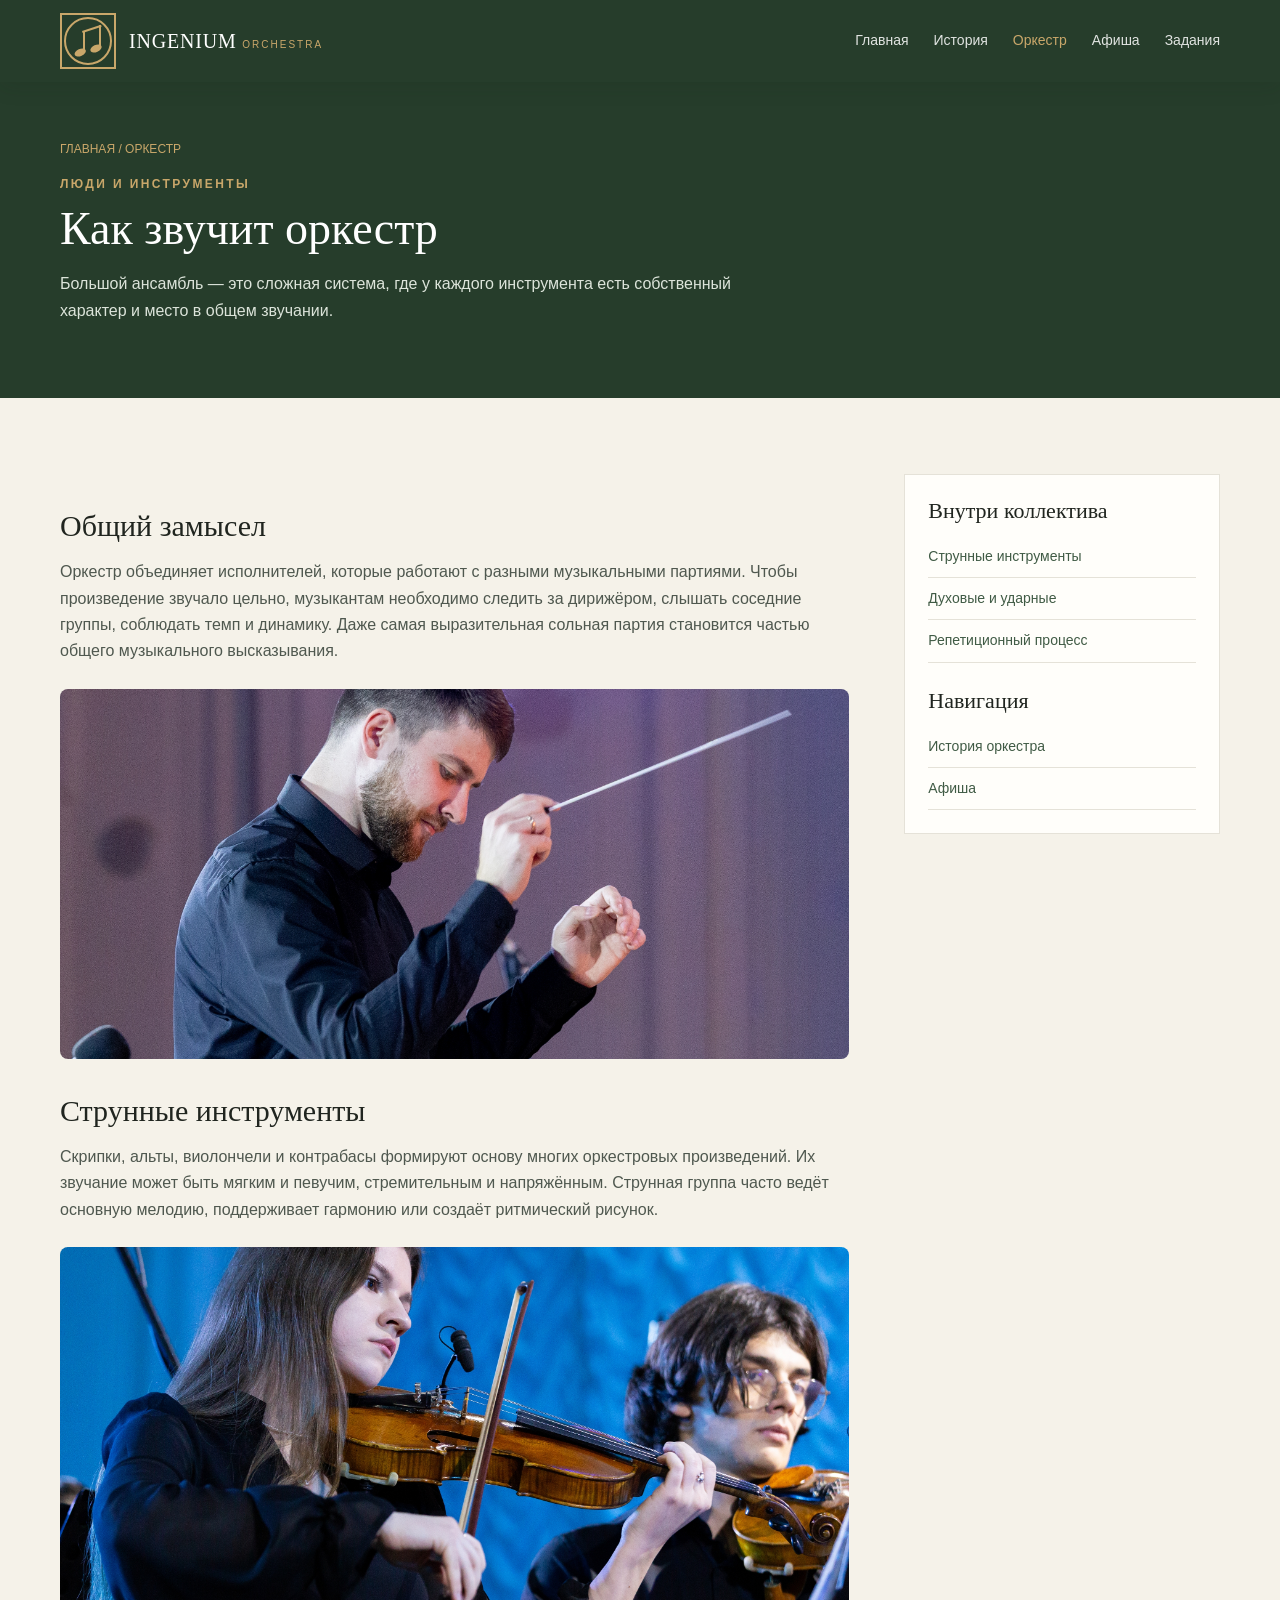
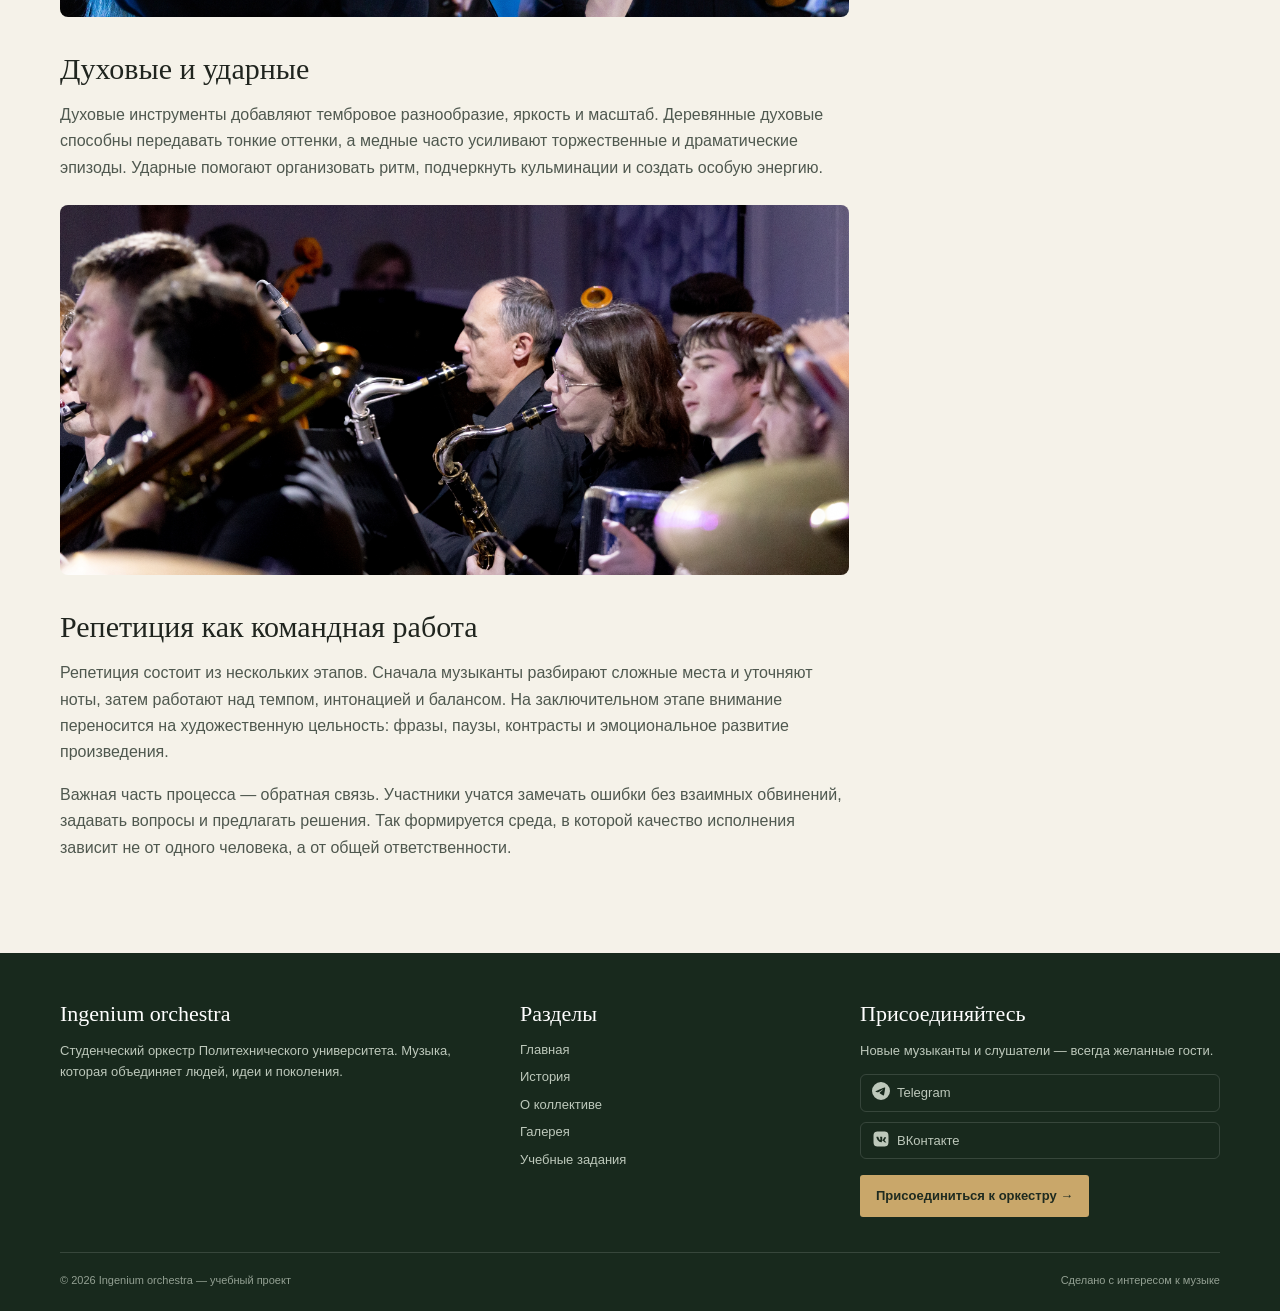
<file: pages/orchestra.html>
<!DOCTYPE html>
<html lang="ru">
<head>
    <meta charset="UTF-8">
    <meta name="viewport" content="width=device-width, initial-scale=1.0">
    <meta name="description" content="Инструменты, участники и репетиции Ingenium orchestra">
    <title>Оркестр</title>
    <link rel="stylesheet" href="../css/style.css">
</head>
<body>

    <header class="site-header">
        <div class="container header-inner">
            <a class="brand" href="../index.html">
                <span class="logo"><span></span></span>
                <span>
                    INGENIUM
                    <small class="brand-subtitle">ORCHESTRA</small>
                </span>
            </a>

            <button class="menu-toggle" type="button" aria-expanded="false" aria-label="Открыть меню">Меню ☰</button>

            <nav class="nav">
                <a href="../index.html">Главная</a>
                <a href="history.html">История</a>
                <a href="orchestra.html">Оркестр</a>
                <a href="gallery.html">Афиша</a>
                <a href="assignments.html">Задания</a>
            </nav>
        </div>
    </header>

    <main>

        <section class="page-intro">
            <div class="container">
                <div class="breadcrumbs">ГЛАВНАЯ / ОРКЕСТР</div>
                <div class="eyebrow">Люди и инструменты</div>
                <h1>Как звучит оркестр</h1>
                <p>Большой ансамбль — это сложная система, где у каждого инструмента есть собственный характер и место в общем звучании.</p>
            </div>
        </section>

        <section class="section">
            <div class="container article-layout">

                <article class="article">
                    <h2>Общий замысел</h2>
                    <p>Оркестр объединяет исполнителей, которые работают с разными музыкальными партиями. Чтобы произведение звучало цельно, музыкантам необходимо следить за дирижёром, слышать соседние группы, соблюдать темп и динамику. Даже самая выразительная сольная партия становится частью общего музыкального высказывания.</p>

                    <img src="../images/conductor2.jpg" alt="Дирижёр управляет исполнением">

                    <h2 id="strings">Струнные инструменты</h2>
                    <p>Скрипки, альты, виолончели и контрабасы формируют основу многих оркестровых произведений. Их звучание может быть мягким и певучим, стремительным и напряжённым. Струнная группа часто ведёт основную мелодию, поддерживает гармонию или создаёт ритмический рисунок.</p>

                    <img src="../images/violin.jpg" alt="Струнная группа">

                    <h2 id="winds">Духовые и ударные</h2>
                    <p>Духовые инструменты добавляют тембровое разнообразие, яркость и масштаб. Деревянные духовые способны передавать тонкие оттенки, а медные часто усиливают торжественные и драматические эпизоды. Ударные помогают организовать ритм, подчеркнуть кульминации и создать особую энергию.</p>

                    <img src="../images/wind.jpg" alt="Медные духовые">

                    <h2 id="practice">Репетиция как командная работа</h2>
                    <p>Репетиция состоит из нескольких этапов. Сначала музыканты разбирают сложные места и уточняют ноты, затем работают над темпом, интонацией и балансом. На заключительном этапе внимание переносится на художественную цельность: фразы, паузы, контрасты и эмоциональное развитие произведения.</p>
                    <p>Важная часть процесса — обратная связь. Участники учатся замечать ошибки без взаимных обвинений, задавать вопросы и предлагать решения. Так формируется среда, в которой качество исполнения зависит не от одного человека, а от общей ответственности.</p>
                </article>

                <aside class="sidebar">
                    <h3>Внутри коллектива</h3>
                    <a href="#strings">Струнные инструменты</a>
                    <a href="#winds">Духовые и ударные</a>
                    <a href="#practice">Репетиционный процесс</a>

                    <h3 style="margin-top:25px">Навигация</h3>
                    <a href="history.html">История оркестра</a>
                    <a href="gallery.html">Афиша</a>
                </aside>

            </div>
        </section>

    </main>

    <footer class="footer">
        <div class="container">
            <div class="footer-grid">

                <div>
                    <h3>Ingenium orchestra</h3>
                    <p>Студенческий оркестр Политехнического университета. Музыка, которая объединяет людей, идеи и поколения.</p>
                </div>

                <div>
                    <h3>Разделы</h3>
                    <a href="../index.html">Главная</a>
                    <a href="../pages/history.html">История</a>
                    <a href="../pages/orchestra.html">О коллективе</a>
                    <a href="../pages/gallery.html">Галерея</a>
                    <a href="../pages/assignments.html">Учебные задания</a>
                </div>

                <div>
                    <h3>Присоединяйтесь</h3>
                    <p>Новые музыканты и слушатели — всегда желанные гости.</p>

                    <div class="social-links">
                        <a class="social-link" href="https://t.me/piorchestra">
                            <svg viewBox="0 0 24 24" fill="currentColor" aria-hidden="true">
                                <path d="M11.944 0A12 12 0 0 0 0 12a12 12 0 0 0 12 12 12 12 0 0 0 12-12A12 12 0 0 0 12 0a12 12 0 0 0-.056 0zm4.962 7.224c.1-.002.321.023.465.14a.506.506 0 0 1 .171.325c.016.093.036.306.02.472-.18 1.898-.962 6.502-1.36 8.627-.168.9-.499 1.201-.82 1.23-.696.065-1.225-.46-1.9-.902-1.056-.693-1.653-1.124-2.678-1.8-1.185-.78-.417-1.21.258-1.91.177-.184 3.247-2.977 3.307-3.23.007-.032.014-.15-.056-.212s-.174-.041-.249-.024c-.106.024-1.793 1.14-5.061 3.345-.48.33-.913.49-1.302.48-.428-.008-1.252-.241-1.865-.44-.752-.245-1.349-.374-1.297-.789.027-.216.325-.437.893-.663 3.498-1.524 5.83-2.529 6.998-3.014 3.332-1.386 4.025-1.627 4.476-1.635z" />
                            </svg>
                            <span>Telegram</span>
                        </a>

                        <a class="social-link" href="https://vk.com/ingenium_orchestra">
                            <svg viewBox="0 0 24 24" fill="currentColor" aria-hidden="true">
                                <path d="M15.07 2H8.93C3.33 2 2 3.33 2 8.93v6.14C2 20.67 3.33 22 8.93 22h6.14c5.6 0 6.93-1.33 6.93-6.93V8.93C22 3.33 20.67 2 15.07 2zm3.15 14.27h-1.46c-.55 0-.72-.44-1.72-1.44-.87-.85-1.25-.96-1.47-.96-.3 0-.39.08-.39.49v1.31c0 .35-.11.56-1.03.56-1.52 0-3.21-.92-4.4-2.63C6.36 11.63 5.93 9.87 5.93 9.5c0-.22.08-.42.49-.42h1.46c.36 0 .5.16.64.55.7 2.03 1.87 3.81 2.35 3.81.18 0 .26-.08.26-.54V10.7c-.06-.96-.56-1.04-.56-1.38 0-.16.13-.32.34-.32h2.29c.3 0 .41.16.41.52v3.36c0 .3.13.41.22.41.18 0 .33-.11.66-.44 1.02-1.14 1.75-2.9 1.75-2.9.1-.2.26-.39.62-.39h1.46c.44 0 .54.23.44.54-.18.83-1.96 3.34-1.96 3.34-.15.25-.21.36 0 .64.15.21.64.63.97 1.02.6.69 1.06 1.27 1.18 1.67.13.4-.08.6-.48.6z" />
                            </svg>
                            <span>ВКонтакте</span>
                        </a>
                    </div>

                    <a class="join-btn" href="https://vk.ru/away.php?to=https%3A%2F%2Fforms.yandex.ru%2Fu%2F64ef43c669387211198aa0bb&utf=1">Присоединиться к оркестру →</a>
                </div>

            </div>

            <div class="footer-bottom">
                <span>© 2026 Ingenium orchestra — учебный проект</span>
                <span>Сделано с интересом к музыке</span>
            </div>
        </div>
    </footer>

    <script src="../js/main.js"></script>
</body>
</html>
</file>
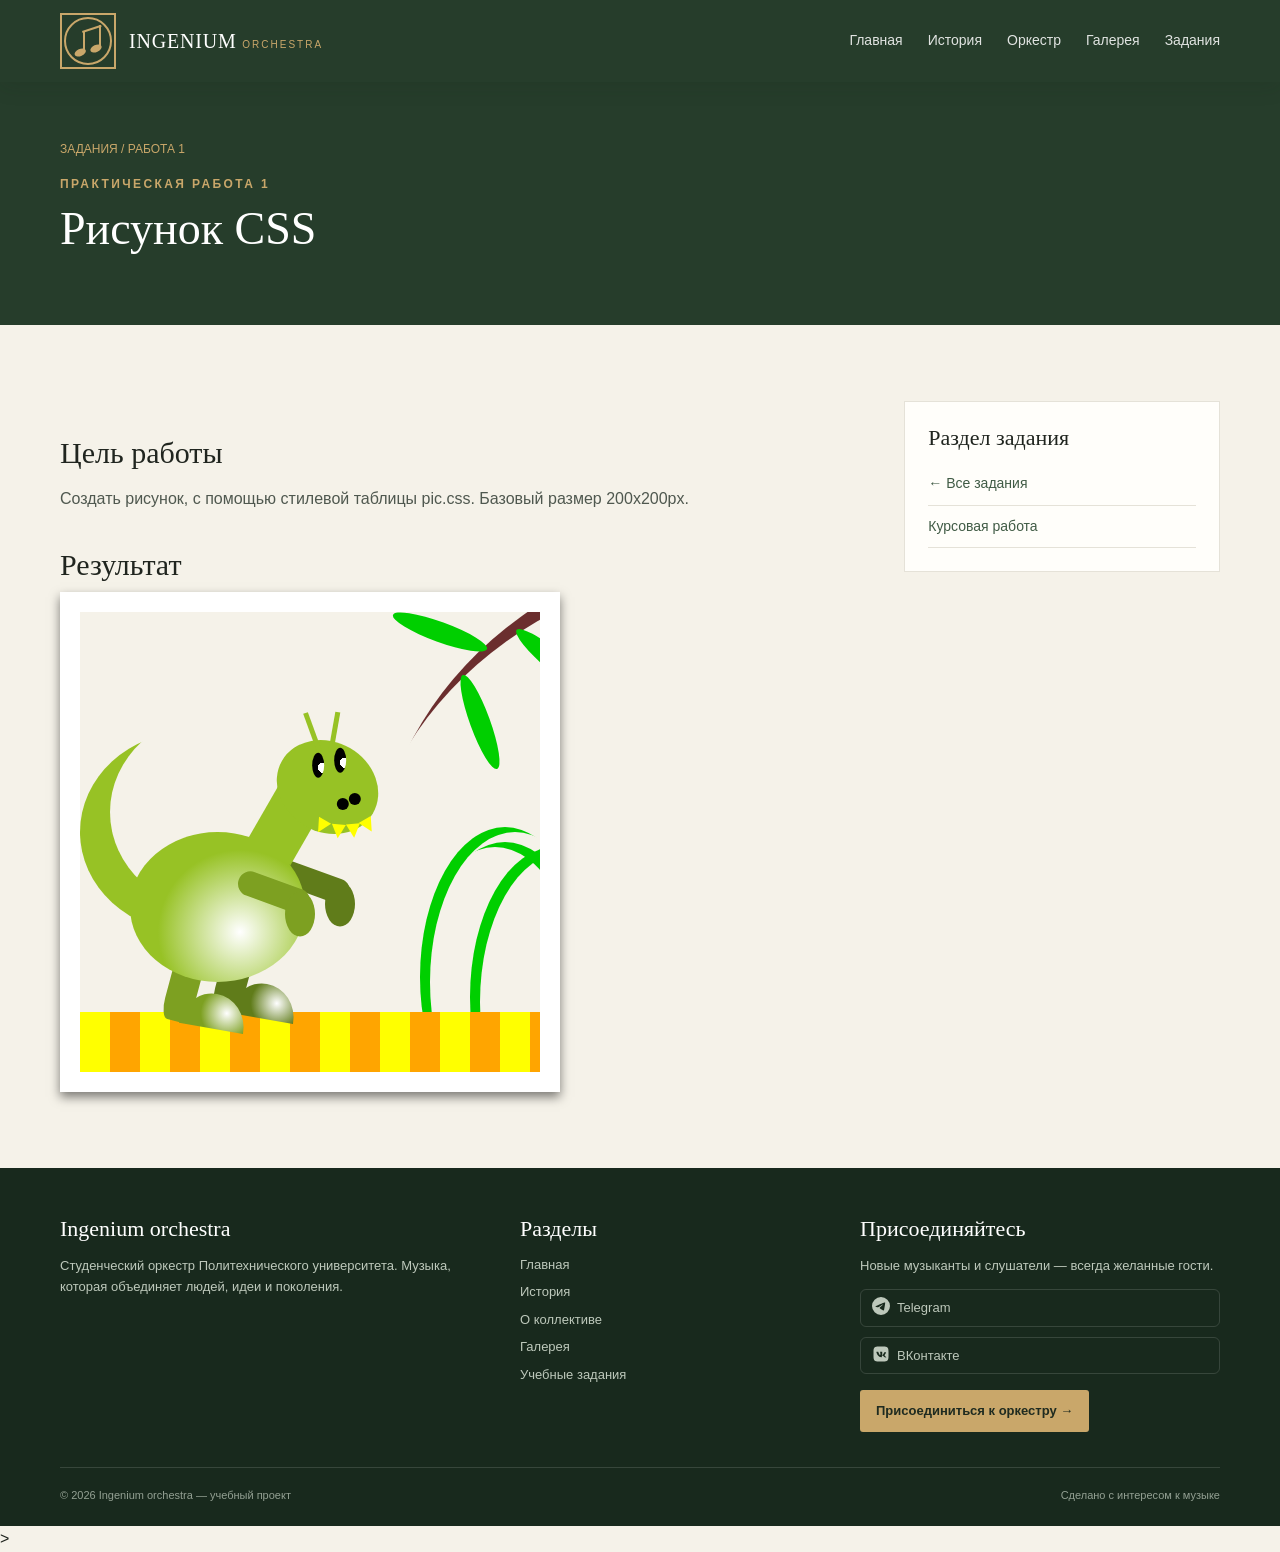
<file: pages/task-1.html>
<!DOCTYPE html>
<html lang="ru">
<head>
    <meta charset="UTF-8">
    <meta name="viewport" content="width=device-width, initial-scale=1.0">
    <meta name="description" content="Структура документа, семантические теги и организация контента.">
    <title>Практическая работа 1</title>
    <link rel="stylesheet" href="../css/style.css">
    <link rel="stylesheet" href="../css/pic.css">
</head>
<body>

    <header class="site-header">
        <div class="container header-inner">
            <a class="brand" href="../index.html">
                <span class="logo"><span></span></span>
                <span>
                    INGENIUM
                    <small class="brand-subtitle">ORCHESTRA</small>
                </span>
            </a>

            <button class="menu-toggle" type="button" aria-expanded="false" aria-label="Открыть меню">Меню ☰</button>

            <nav class="nav">
                <a href="../index.html">Главная</a>
                <a href="history.html">История</a>
                <a href="orchestra.html">Оркестр</a>
                <a href="gallery.html">Галерея</a>
                <a href="assignments.html">Задания</a>
            </nav>
        </div>
    </header>

    <main>

        <section class="page-intro">
            <div class="container">
                <div class="breadcrumbs"><a href="assignments.html">ЗАДАНИЯ</a> / РАБОТА 1</div>
                <div class="eyebrow">Практическая работа 1</div>
                <h1>Рисунок CSS</h1>
            </div>
        </section>

        <section class="section">
            <div class="container article-layout">
                <article class="article">
                    <h2>Цель работы</h2>
                    <p>Создать рисунок, с помощью стилевой таблицы pic.css. Базовый размер 200х200px.</p>
                    <h2>Результат</h2>
                    <div class="wrapper">
                        <div id="body"></div>
                        <div id="tail"></div>
                        <div id="floor"></div>
                        <div id="neck"></div>

                        <div class="head">
                            <div class="horns"></div>
                            <div class="eyes"></div>
                            <div class="nose"></div>
                            <div class="tooth"></div>
                            <div class="tooth bottom-left-tooth"></div>
                            <div class="tooth bottom-right-tooth"></div>
                            <div class="tooth right-tooth"></div>
                        </div>
                        <div class="hand"></div>
                        <div class="hand shifted"></div>
                        <div class="leg"></div>
                        <div class="leg shifted"></div>

                        <div class="grass"></div>
                        <div class="grass-mirrored"></div>

                        <div class="branch">
                            <div class="leaf leaf-1"></div>
                            <div class="leaf leaf-2"></div>
                            <div class="leaf leaf-3"></div>
                        </div>
                    </div>
                </article>

                <aside class="sidebar">
                    <h3>Раздел задания</h3>
                    <a href="assignments.html">← Все задания</a>
                    <a href="coursework.html">Курсовая работа</a>
                </aside>

            </div>
        </section>

    </main>

    <footer class="footer">
        <div class="container">
            <div class="footer-grid">

                <div>
                    <h3>Ingenium orchestra</h3>
                    <p>Студенческий оркестр Политехнического университета. Музыка, которая объединяет людей, идеи и поколения.</p>
                </div>

                <div>
                    <h3>Разделы</h3>
                    <a href="../index.html">Главная</a>
                    <a href="../pages/history.html">История</a>
                    <a href="../pages/orchestra.html">О коллективе</a>
                    <a href="../pages/gallery.html">Галерея</a>
                    <a href="../pages/assignments.html">Учебные задания</a>
                </div>

                <div>
                    <h3>Присоединяйтесь</h3>
                    <p>Новые музыканты и слушатели — всегда желанные гости.</p>

                    <div class="social-links">
                        <a class="social-link" href="https://t.me/piorchestra">
                            <svg viewBox="0 0 24 24" fill="currentColor" aria-hidden="true">
                                <path d="M11.944 0A12 12 0 0 0 0 12a12 12 0 0 0 12 12 12 12 0 0 0 12-12A12 12 0 0 0 12 0a12 12 0 0 0-.056 0zm4.962 7.224c.1-.002.321.023.465.14a.506.506 0 0 1 .171.325c.016.093.036.306.02.472-.18 1.898-.962 6.502-1.36 8.627-.168.9-.499 1.201-.82 1.23-.696.065-1.225-.46-1.9-.902-1.056-.693-1.653-1.124-2.678-1.8-1.185-.78-.417-1.21.258-1.91.177-.184 3.247-2.977 3.307-3.23.007-.032.014-.15-.056-.212s-.174-.041-.249-.024c-.106.024-1.793 1.14-5.061 3.345-.48.33-.913.49-1.302.48-.428-.008-1.252-.241-1.865-.44-.752-.245-1.349-.374-1.297-.789.027-.216.325-.437.893-.663 3.498-1.524 5.83-2.529 6.998-3.014 3.332-1.386 4.025-1.627 4.476-1.635z" />
                            </svg>
                            <span>Telegram</span>
                        </a>

                        <a class="social-link" href="https://vk.com/ingenium_orchestra">
                            <svg viewBox="0 0 24 24" fill="currentColor" aria-hidden="true">
                                <path d="M15.07 2H8.93C3.33 2 2 3.33 2 8.93v6.14C2 20.67 3.33 22 8.93 22h6.14c5.6 0 6.93-1.33 6.93-6.93V8.93C22 3.33 20.67 2 15.07 2zm3.15 14.27h-1.46c-.55 0-.72-.44-1.72-1.44-.87-.85-1.25-.96-1.47-.96-.3 0-.39.08-.39.49v1.31c0 .35-.11.56-1.03.56-1.52 0-3.21-.92-4.4-2.63C6.36 11.63 5.93 9.87 5.93 9.5c0-.22.08-.42.49-.42h1.46c.36 0 .5.16.64.55.7 2.03 1.87 3.81 2.35 3.81.18 0 .26-.08.26-.54V10.7c-.06-.96-.56-1.04-.56-1.38 0-.16.13-.32.34-.32h2.29c.3 0 .41.16.41.52v3.36c0 .3.13.41.22.41.18 0 .33-.11.66-.44 1.02-1.14 1.75-2.9 1.75-2.9.1-.2.26-.39.62-.39h1.46c.44 0 .54.23.44.54-.18.83-1.96 3.34-1.96 3.34-.15.25-.21.36 0 .64.15.21.64.63.97 1.02.6.69 1.06 1.27 1.18 1.67.13.4-.08.6-.48.6z" />
                            </svg>
                            <span>ВКонтакте</span>
                        </a>
                    </div>

                    <a class="join-btn" href="https://vk.ru/away.php?to=https%3A%2F%2Fforms.yandex.ru%2Fu%2F64ef43c669387211198aa0bb&utf=1">Присоединиться к оркестру →</a>
                </div>

            </div>

            <div class="footer-bottom">
                <span>© 2026 Ingenium orchestra — учебный проект</span>
                <span>Сделано с интересом к музыке</span>
            </div>
        </div>
    </footer>>

    <script src="../js/main.js"></script>
</body>
</html>
</file>
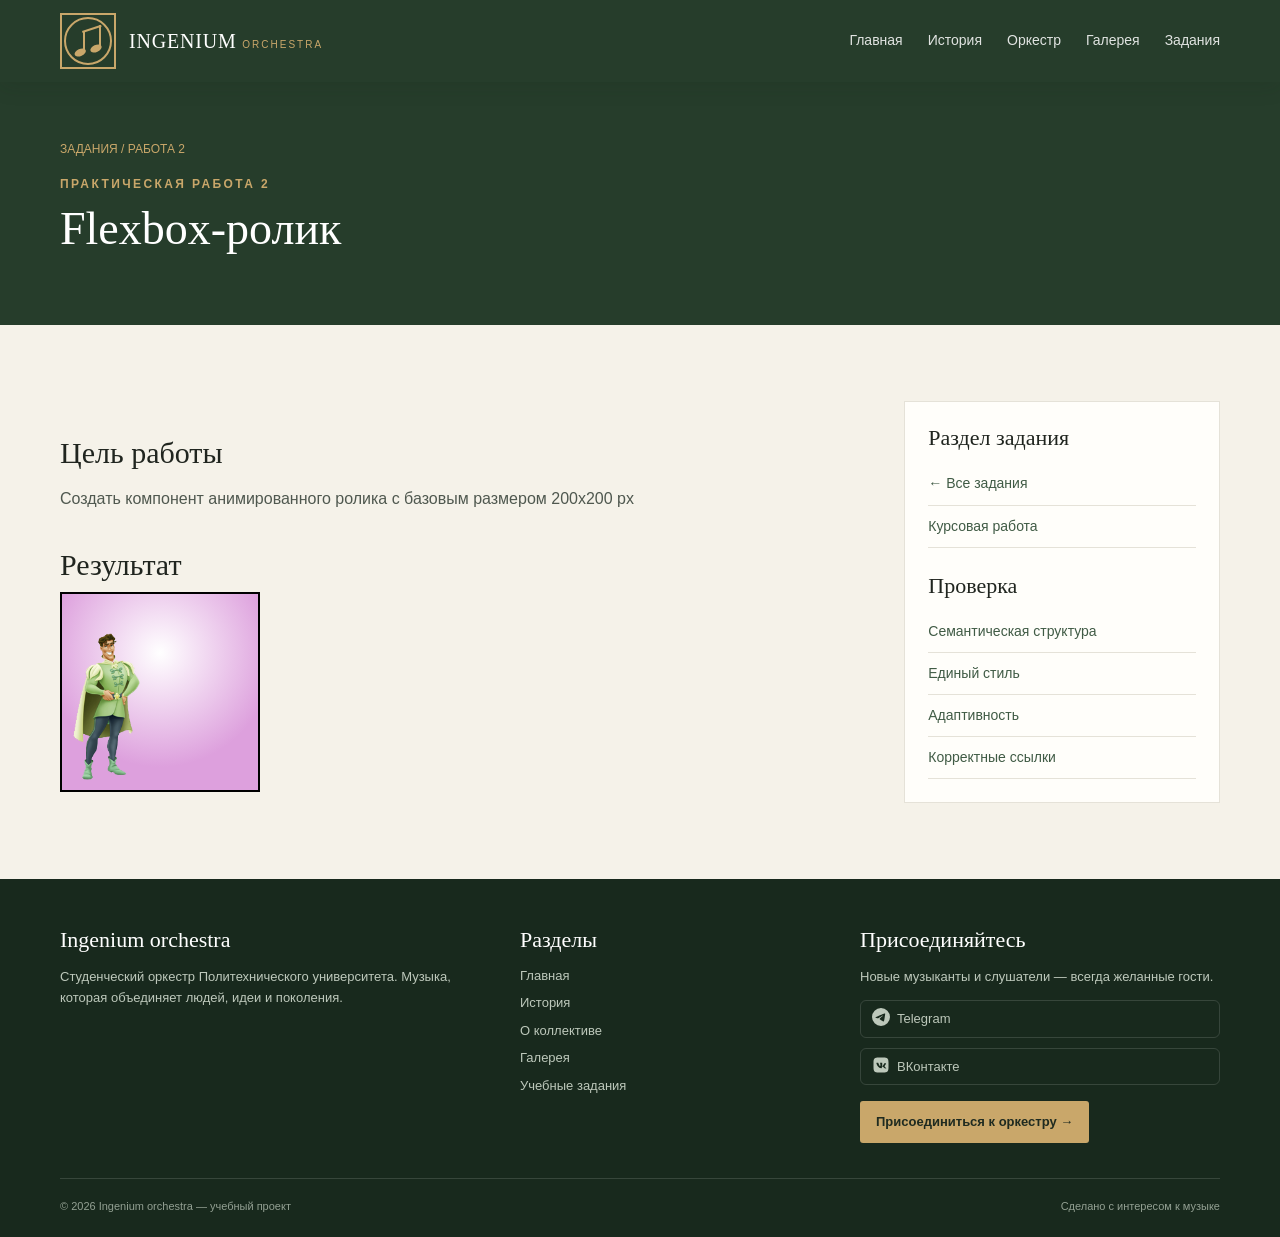
<file: pages/task-2.html>
<!DOCTYPE html>
<html lang="ru">
<head>
    <meta charset="UTF-8">
    <meta name="viewport" content="width=device-width, initial-scale=1.0">
    <meta name="description" content="Селекторы, блочная модель, типографика и адаптивная сетка.">
    <title>Практическая работа 2</title>
    <link rel="stylesheet" href="../css/style.css">
    <link rel="stylesheet" href="../css/ani.css">
</head>
<body>

    <header class="site-header">
        <div class="container header-inner">
            <a class="brand" href="../index.html">
                <span class="logo"><span></span></span>
                <span>
                    INGENIUM
                    <small class="brand-subtitle">ORCHESTRA</small>
                </span>
            </a>

            <button class="menu-toggle" type="button" aria-expanded="false" aria-label="Открыть меню">Меню ☰</button>

            <nav class="nav">
                <a href="../index.html">Главная</a>
                <a href="history.html">История</a>
                <a href="orchestra.html">Оркестр</a>
                <a href="gallery.html">Галерея</a>
                <a href="assignments.html">Задания</a>
            </nav>
        </div>
    </header>

    <main>

        <section class="page-intro">
            <div class="container">
                <div class="breadcrumbs"><a href="assignments.html">ЗАДАНИЯ</a> / РАБОТА 2</div>
                <div class="eyebrow">Практическая работа 2</div>
                <h1>Flexbox-ролик</h1>
            </div>
        </section>

        <section class="section">
            <div class="container article-layout">

                <article class="article">
                    <h2>Цель работы</h2>
                    <p>Создать компонент анимированного ролика с базовым размером 200х200 px</p>

                    <h2>Результат</h2>
                    <input type="checkbox" id="magic">

                    <div class="wrapper">

                        <div class="prince">
                            <div class="prince-body"></div>
                            <div class="prince-head"></div>
                        </div>

                        <label for="magic" class="frog">
                        </label>

                        <div class="princess"></div>

                        <div class="caption caption-question">Ты кто?</div>
                        <div class="caption caption-answer">Я принцесса!</div>
                    </div>
                </article>

                <aside class="sidebar">
                    <h3>Раздел задания</h3>
                    <a href="assignments.html">← Все задания</a>
                    <a href="coursework.html">Курсовая работа</a>

                    <h3 style="margin-top:25px">Проверка</h3>
                    <a>Семантическая структура</a>
                    <a>Единый стиль</a>
                    <a>Адаптивность</a>
                    <a>Корректные ссылки</a>
                </aside>

            </div>
        </section>

    </main>

    <footer class="footer">
        <div class="container">
            <div class="footer-grid">

                <div>
                    <h3>Ingenium orchestra</h3>
                    <p>Студенческий оркестр Политехнического университета. Музыка, которая объединяет людей, идеи и поколения.</p>
                </div>

                <div>
                    <h3>Разделы</h3>
                    <a href="../index.html">Главная</a>
                    <a href="../pages/history.html">История</a>
                    <a href="../pages/orchestra.html">О коллективе</a>
                    <a href="../pages/gallery.html">Галерея</a>
                    <a href="../pages/assignments.html">Учебные задания</a>
                </div>

                <div>
                    <h3>Присоединяйтесь</h3>
                    <p>Новые музыканты и слушатели — всегда желанные гости.</p>

                    <div class="social-links">
                        <a class="social-link" href="https://t.me/piorchestra">
                            <svg viewBox="0 0 24 24" fill="currentColor" aria-hidden="true">
                                <path d="M11.944 0A12 12 0 0 0 0 12a12 12 0 0 0 12 12 12 12 0 0 0 12-12A12 12 0 0 0 12 0a12 12 0 0 0-.056 0zm4.962 7.224c.1-.002.321.023.465.14a.506.506 0 0 1 .171.325c.016.093.036.306.02.472-.18 1.898-.962 6.502-1.36 8.627-.168.9-.499 1.201-.82 1.23-.696.065-1.225-.46-1.9-.902-1.056-.693-1.653-1.124-2.678-1.8-1.185-.78-.417-1.21.258-1.91.177-.184 3.247-2.977 3.307-3.23.007-.032.014-.15-.056-.212s-.174-.041-.249-.024c-.106.024-1.793 1.14-5.061 3.345-.48.33-.913.49-1.302.48-.428-.008-1.252-.241-1.865-.44-.752-.245-1.349-.374-1.297-.789.027-.216.325-.437.893-.663 3.498-1.524 5.83-2.529 6.998-3.014 3.332-1.386 4.025-1.627 4.476-1.635z" />
                            </svg>
                            <span>Telegram</span>
                        </a>

                        <a class="social-link" href="https://vk.com/ingenium_orchestra">
                            <svg viewBox="0 0 24 24" fill="currentColor" aria-hidden="true">
                                <path d="M15.07 2H8.93C3.33 2 2 3.33 2 8.93v6.14C2 20.67 3.33 22 8.93 22h6.14c5.6 0 6.93-1.33 6.93-6.93V8.93C22 3.33 20.67 2 15.07 2zm3.15 14.27h-1.46c-.55 0-.72-.44-1.72-1.44-.87-.85-1.25-.96-1.47-.96-.3 0-.39.08-.39.49v1.31c0 .35-.11.56-1.03.56-1.52 0-3.21-.92-4.4-2.63C6.36 11.63 5.93 9.87 5.93 9.5c0-.22.08-.42.49-.42h1.46c.36 0 .5.16.64.55.7 2.03 1.87 3.81 2.35 3.81.18 0 .26-.08.26-.54V10.7c-.06-.96-.56-1.04-.56-1.38 0-.16.13-.32.34-.32h2.29c.3 0 .41.16.41.52v3.36c0 .3.13.41.22.41.18 0 .33-.11.66-.44 1.02-1.14 1.75-2.9 1.75-2.9.1-.2.26-.39.62-.39h1.46c.44 0 .54.23.44.54-.18.83-1.96 3.34-1.96 3.34-.15.25-.21.36 0 .64.15.21.64.63.97 1.02.6.69 1.06 1.27 1.18 1.67.13.4-.08.6-.48.6z" />
                            </svg>
                            <span>ВКонтакте</span>
                        </a>
                    </div>

                    <a class="join-btn" href="https://vk.ru/away.php?to=https%3A%2F%2Fforms.yandex.ru%2Fu%2F64ef43c669387211198aa0bb&utf=1">Присоединиться к оркестру →</a>
                </div>

            </div>

            <div class="footer-bottom">
                <span>© 2026 Ingenium orchestra — учебный проект</span>
                <span>Сделано с интересом к музыке</span>
            </div>
        </div>
    </footer>

    <script src="../js/main.js"></script>
</body>
</html>
</file>
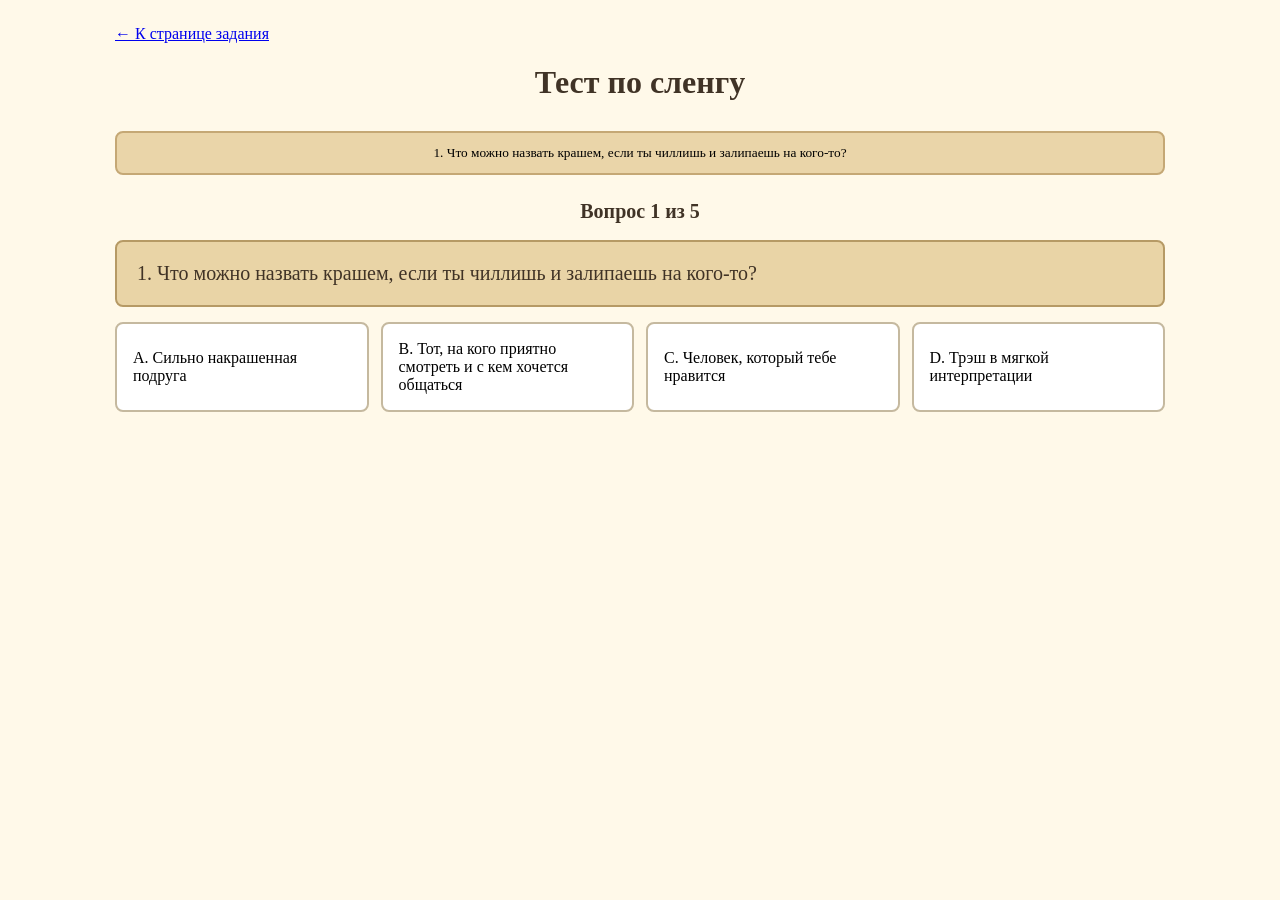
<file: pages/task-3.html>
<!DOCTYPE html>
<html lang="ru">
<head>
    <meta charset="UTF-8">
    <meta name="viewport" content="width=device-width, initial-scale=1.0">
    <title>Тест по сленгу</title>
    <link rel="stylesheet" href="../css/style_quiz.css">
</head>
<body>
    <a class="text-link" href="assignments.html">← К странице задания</a>
    <h1>Тест по сленгу</h1>

    <div id="questions"></div>

    <h2 id="status"></h2>

    <div id="test"></div>

    <script src="../js/script_quiz.js"></script>
</body>
</html>
</file>
<file: css/style.css>
:root {
    --green: #263d2b;
    --green2: #405b45;
    --cream: #f5f2e9;
    --paper: #fffefa;
    --gold: #c9a76a;
    --ink: #20251f;
    --muted: #687067;
    --line: #e5e2d8;
    --serif: Georgia, serif;
}

* {
    box-sizing: border-box;
}

body {
    margin: 0;
    background: var(--cream);
    color: var(--ink);
    font-family: Arial, Helvetica, sans-serif;
    line-height: 1.65;
}

a {
    color: inherit;
    text-decoration: none;
}

img {
    display: block;
    max-width: 100%;
}

.container {
    width: min(1160px, calc(100% - 40px));
    margin: auto;
}

.site-header {
    background: var(--green);
    color: #fff;
    position: sticky;
    top: 0;
    z-index: 10;
    box-shadow: 0 4px 20px #17251922;
}

.header-inner {
    min-height: 82px;
    display: flex;
    align-items: center;
    justify-content: space-between;
    gap: 24px;
}

.brand {
    display: flex;
    align-items: center;
    gap: 13px;
    font-family: var(--serif);
    font-size: 20px;
    letter-spacing: .04em;
}

.brand-subtitle {
    font: 10px Arial, sans-serif;
    letter-spacing: .2em;
    color: #c9a76a;
}

.logo {
    width: 56px;
    height: 56px;
    border: 2px solid var(--gold);
    position: relative;
    flex-shrink: 0;
}
    .logo::before {
        content: "";
        position: absolute;
        inset: 2px;
        border: 2px solid var(--gold);
        border-radius: 50%;
    }
    .logo span {
        position: absolute;
        left: 37px;
        top: 10px;
        width: 2px;
        height: 24px;
        background: var(--gold);
    }

        .logo span::before {
            content: "";
            position: absolute;
            left: -9px;
            bottom: -3px;
            width: 12px;
            height: 7px;
            background: var(--gold);
            border-radius: 50%; 
            transform: rotate(-25deg);
            box-shadow: -16px -3px 0 0 var(--gold);
        }

    .logo::after {
        content: "";
        position: absolute;
        left: 21px;
        top: 17px;
        width: 2px;
        height: 20px;
        transform: rotate(0deg);
        background: var(--gold);
    }

    .logo span::after {
        content: "";
        position: absolute;
        top: 6px;
        left: -17px;
        width: 20px; 
        height: 2px; 
        background: var(--gold);
        transform-origin: left top;
        transform: rotate(-18deg); 
    }

.nav {
    display: flex;
    gap: 25px;
    align-items: center;
    font-size: 14px;
}

    .nav a {
        opacity: .86;
        transition: .2s;
    }

        .nav a:hover,
        .nav a.active {
            opacity: 1;
            color: var(--gold);
        }

.menu-toggle {
    display: none;
    background: none;
    border: 1px solid #ffffff66;
    color: white;
    padding: 8px 12px;
    border-radius: 5px;
}

.hero {
    background: var(--green);
    color: #fff;
    padding: 78px 0 88px;
    overflow: hidden;
    position: relative;
}

.hero-grid {
    display: grid;
    grid-template-columns: 1.05fr .95fr;
    gap: 50px;
    align-items: center;
}

.eyebrow {
    text-transform: uppercase;
    letter-spacing: .2em;
    color: var(--gold);
    font-size: 12px;
    font-weight: bold;
}

.hero h1 {
    font: clamp(42px, 6vw, 76px)/1.05 var(--serif);
    font-weight: 400;
    margin: 18px 0 22px;
}

.hero p {
    max-width: 570px;
    color: #e5e9e2;
    font-size: 17px;
}

.btn {
    display: inline-flex;
    align-items: center;
    justify-content: center;
    background: var(--gold);
    color: #1f2b20;
    padding: 13px 21px;
    border-radius: 3px;
    font-weight: bold;
    font-size: 14px;
    margin-top: 16px;
    transition: .2s;
}

    .btn:hover {
        background: #e0c58e;
        transform: translateY(-2px);
    }

.btn-outline {
    border: 1px solid var(--gold);
    color: var(--gold);
    background: transparent;
    margin-left: 8px;
}

.section {
    padding: 76px 0;
}

    .section.white {
        background: var(--paper);
    }

.section-head {
    display: flex;
    align-items: end;
    justify-content: space-between;
    gap: 24px;
    margin-bottom: 30px;
}

.section h2,
.page-intro h1 {
    font: 400 clamp(32px, 4vw, 46px)/1.15 var(--serif);
    margin: 8px 0 12px;
}

.section-head p {
    color: var(--muted);
    max-width: 480px;
    margin: 0;
}

.kicker {
    font-size: 12px;
    letter-spacing: .16em;
    text-transform: uppercase;
    color: var(--green2);
    font-weight: bold;
}

.intro-grid {
    display: grid;
    grid-template-columns: 1fr 1fr;
    gap: 46px;
    align-items: center;
}

    .intro-grid img {
        width: 100%;
        height: 360px;
        object-fit: cover;
        border-radius: 8px;
    }

.copy p {
    color: #535c53;
}

    .copy p:first-of-type {
        font-size: 18px;
        color: var(--ink);
    }

.stats {
    display: grid;
    grid-template-columns: repeat(3, 1fr);
    gap: 15px;
    margin-top: 28px;
}

.stat {
    border-top: 2px solid var(--gold);
    padding-top: 12px;
}

    .stat strong {
        display: block;
        font: 34px var(--serif);
        color: var(--green);
    }

    .stat span {
        font-size: 12px;
        color: var(--muted);
    }

.cards {
    display: grid;
    grid-template-columns: repeat(3, 1fr);
    gap: 22px;
}

.card {
    background: var(--paper);
    border: 1px solid var(--line);
    border-radius: 8px;
    overflow: hidden;
    transition: .25s;
}

    .card:hover {
        transform: translateY(-5px);
        box-shadow: 0 16px 30px #263d2b12;
    }

    .card img {
        width: 100%;
        height: 205px;
        object-fit: cover;
    }

.card-body {
    padding: 22px;
}

.card h3 {
    font: 24px var(--serif);
    margin: 0 0 8px;
}

.card p {
    font-size: 14px;
    color: var(--muted);
    margin: 0 0 14px;
}

.text-link {
    color: var(--green2);
    font-size: 13px;
    font-weight: bold;
    border-bottom: 1px solid var(--gold);
    padding-bottom: 3px;
}

.quote {
    background: var(--green);
    color: white;
    padding: 55px 0;
}

    .quote blockquote {
        font: clamp(23px, 3vw, 34px)/1.4 var(--serif);
        max-width: 850px;
        margin: 0 auto;
        text-align: center;
    }

    .quote cite {
        display: block;
        font: 12px Arial;
        color: var(--gold);
        letter-spacing: .14em;
        text-transform: uppercase;
        margin-top: 20px;
    }

.gallery {
    display: grid;
    grid-template-columns: repeat(4, 1fr);
    gap: 14px;
}

    .gallery figure {
        margin: 0;
        position: relative;
        overflow: hidden;
        border-radius: 7px;
        background: var(--green);
    }

    .gallery img {
        width: 100%;
        height: 400px;
        object-fit: cover;
        transition: .4s;
    }

    .gallery figure:hover img {
        transform: scale(1.06);
        opacity: .8;
    }

    .gallery figcaption {
        padding: 9px 12px;
        background: var(--paper);
        font-size: 13px;
    }

.page-intro {
    background: var(--green);
    color: white;
    padding: 58px 0;
}

    .page-intro p {
        color: #dce4da;
        max-width: 720px;
    }

.breadcrumbs {
    font-size: 12px;
    color: var(--gold);
    margin-bottom: 15px;
}

.article-layout {
    display: grid;
    grid-template-columns: minmax(0, 2fr) minmax(220px, .8fr);
    gap: 55px;
}

.article h2 {
    font: 30px var(--serif);
    margin: 35px 0 10px;
}

.article p {
    color: #4f584f;
}

.article img {
    width: 100%;
    max-height: 370px;
    object-fit: cover;
    border-radius: 8px;
    margin: 24px 0;
}

.article figure {
    margin: 25px 0;
}

.article figcaption {
    font-size: 12px;
    color: var(--muted);
    margin-top: 7px;
}

.sidebar {
    background: var(--paper);
    border: 1px solid var(--line);
    padding: 23px;
    height: max-content;
    position: sticky;
    top: 110px;
}

    .sidebar h3 {
        font: 22px var(--serif);
        margin: 0 0 12px;
    }

    .sidebar a {
        display: block;
        padding: 9px 0;
        border-bottom: 1px solid var(--line);
        font-size: 14px;
        color: var(--green2);
    }

.assignment-list {
    display: grid;
    grid-template-columns: repeat(2, 1fr);
    gap: 18px;
}

.assignment {
    padding: 24px;
    background: var(--paper);
    border: 1px solid var(--line);
    border-radius: 7px;
}

    .assignment .number {
        font: 34px var(--serif);
        color: var(--gold);
    }

    .assignment h3 {
        font: 23px var(--serif);
        margin: 4px 0;
    }

    .assignment p {
        font-size: 14px;
        color: var(--muted);
    }

.footer {
    background: #18291d;
    color: #dce2d8;
    padding: 48px 0 22px;
}

.footer-grid {
    display: grid;
    grid-template-columns: 1.4fr 1fr 1.2fr;
    gap: 40px;
}

.footer h3 {
    font: 22px var(--serif);
    color: white;
    margin: 0 0 12px;
}

.footer p,
.footer a {
    font-size: 13px;
    color: #bdc8bb;
}

.footer a {
    display: block;
    margin: 6px 0;
}

.footer-bottom {
    border-top: 1px solid #ffffff22;
    margin-top: 35px;
    padding-top: 18px;
    font-size: 11px;
    color: #93a093;
    display: flex;
    justify-content: space-between;
}

.social-links {
    display: flex;
    justify-content:space-evenly;
    flex-wrap: wrap;
    gap: 10px;
    margin: 12px 0 16px;
}

.footer .social-link {
    display: inline-flex;
    width: 100%;
    gap: 7px;
    margin: 0;
    padding: 7px 11px;
    border: 1px solid #ffffff22;
    border-radius: 6px;
    font-size: 13px;
    color: #bdc8bb;
    transition: .2s;
}

    .footer .social-link:hover {
        color: #c9a76a;
        border-color: #c9a76a;
    }

    .footer .social-link svg {
        width: 18px;
        height: 18px;
        flex-shrink: 0;
    }

.footer .join-btn {
    display: inline-block;
    margin: 0;
    padding: 10px 16px;
    background: #c9a76a;
    color: #1f2b20;
    border-radius: 3px;
    font-weight: bold;
    font-size: 13px;
    transition: .2s;
}

    .footer .join-btn:hover {
        background: #e0c58e;
    }

/* ===== Адаптив ===== */
@media (max-width: 800px) {
    .hero-grid,
    .intro-grid,
    .article-layout {
        grid-template-columns: 1fr;
    }

    .hero-art {
        max-width: 600px;
    }

    .cards {
        grid-template-columns: repeat(2, 1fr);
    }

    .gallery {
        grid-template-columns: repeat(2, 1fr);
    }

    .sidebar {
        position: static;
    }

    .nav {
        display: none;
        position: absolute;
        top: 82px;
        left: 0;
        right: 0;
        background: var(--green);
        padding: 20px;
        flex-direction: column;
        align-items: flex-start;
    }

        .nav.open {
            display: flex;
        }

    .menu-toggle {
        display: block;
    }

    .footer-grid {
        grid-template-columns: 1fr 1fr;
    }
}

@media (max-width: 540px) {
    .container {
        width: min(100% - 28px, 1160px);
    }

    .hero {
        padding: 55px 0;
    }

    .hero-art img {
        height: 240px;
    }

    .section {
        padding: 54px 0;
    }

    .cards,
    .assignment-list {
        grid-template-columns: 1fr;
    }

    .gallery {
        grid-template-columns: 1fr 1fr;
        gap: 9px;
    }

        .gallery img {
            height: 135px;
        }

    .stats {
        gap: 8px;
    }

    .stat strong {
        font-size: 27px;
    }

    .footer-grid {
        grid-template-columns: 1fr;
    }

    .footer-bottom {
        display: block;
    }

    .section-head {
        display: block;
    }
}
</file>
<file: css/pic.css>
﻿

/* Настройки блока с картинками */
.wrapper {
    position: relative; /* ← добавить */
    width: 500px;
    height: 500px;
    border: 20px solid #fff;
    box-shadow: 0 5px 10px rgba(0, 0, 0, .5);
    overflow: hidden;
    z-index: 2;
}

#body {
    background: #97C225;
    background: radial-gradient(circle closest-corner at 110px 100px, white, #97C225);
    width: 175px;
    height: 150px;
    margin-top: 220px;
    margin-left: 50px;
    position: absolute;
    border-radius: 50%;
    z-index: 2;
}

#tail {
    width: 220px;
    height: 200px;
    margin-top: 100px;
    margin-left: 30px;
    position: absolute;
    border-radius: 50%;
    z-index: 0;
    box-shadow: -30px 20px 0 0 #97C225;
}

#neck {
    background: #97C225;
    width: 50px;
    height: 65px;
    margin-top: 180px;
    margin-left: 180px;
    transform: rotate(30deg);
    z-index: 1;
    position: absolute;
}
.head {
    background: #97C225;
    width: 105px;
    height: 90px;
    margin-top: 130px;
    margin-left: 195px;
    transform: rotate(30deg);
    position: absolute;
    border-radius: 50%;
    z-index: 1;
}

#floor {
    background: repeating-linear-gradient( 90deg, yellow, yellow 30px, orange 30px, orange 60px );
    width: 500px;
    height: 100px;
    margin-top: 400px;
    position: absolute;
    z-index: -1;
}

.hand {
    position: relative;
    width: 100px;
    height: 80px;
}

    .hand:before,
    .hand:after {
        content: "";
        position: absolute;
        left: 50px;
        top: 0;
        width: 25px;
        height: 75px;
        margin-top: 230px;
        margin-left: 175px;
        background: #7DA021;
        border-radius: 50px;
        transform: rotate(-70deg);
        transform-origin: 0 100%;
        z-index: 2;
    }

    .hand:after {
        left: 0;
        transform: rotate(180deg);
        height: 45px;
        width: 30px;
        border-radius: 50%;
        transform-origin: 100% 105%;
    }

.shifted { 
    transform: translate(40px, -90px);
    z-index: 0;
}

.hand.shifted:before,
.hand.shifted:after {
    background: #607C1A;
}

.leg {
    position: relative;
    width: 95px;
    height: 80px;
    top: 165px;
    left: 30px;
}

    .leg:before,
    .leg:after {
        content: "";
        position: absolute;
        left: 50px;
        top: 0;
        width: 30px;
        height: 80px;
        border-radius: 0 0 25% 25%;
        background: #7DA021;
        transform: rotate(15deg);
        transform-origin: 0 100%;
        z-index: 1;
    }

    .leg:after {
        left: 68px;
        top: 62px;
        background: radial-gradient(circle closest-corner at 70%, white, #7DA021);
        border-radius: 50% / 100% 100% 0 0;
        transform: rotate(10deg);
        width: 65px;
        height: 35px;
        transform-origin: 100% 100%;
    }

    .leg.shifted:before,
    .leg.shifted:after {
        margin-left: 10px;
        background: radial-gradient(circle closest-corner at 70%, white, #607C1A);
    }
    .leg.shifted:before {
        background: #607C1A;
    }
.horns {
    position: relative;
    width: 40px;
    height: 40px;
    bottom: 20px;
    transform: rotate(-30deg);
}
    .horns::after,
    .horns::before {
        content: "";
        background: #97C225;
        position: absolute;
        width: 5px;
        height: 40px;
        left: 30px;
        transform: rotate(10deg);
    }
.horns::before {
    transform: rotate(-20deg);
    left: 8px;
}

.eyes {
    position: relative;
    width: 40px;
    height: 30px;
    left: 20px;
    bottom: 25px;
    transform: rotate(-30deg);
}

    .eyes::after,
    .eyes::before {
        content: "";
        background: radial-gradient(circle closest-corner at 90% 60%, white 50%, black 50%);
        position: absolute;
        width: 12px;
        height: 25px;
        border-radius: 50%;
        left: 30px;
        bottom: 10px;
    }

    .eyes::before {
        left: 8px;
        bottom: 5px;
    }

.nose {
    position: relative;
    width: 40px;
    height: 20px;
    left: 60px;
    bottom: 30px;
    transform: rotate(-30deg);
}

    .nose::after,
    .nose::before {
        content: "";
        background: black;
        position: absolute;
        width: 12px;
        height: 12px;
        border-radius: 50%;
        left: 20px;
        bottom: 10px;
    }

    .nose::before {
        left: 8px;
        bottom: 5px;
    }

.tooth {
    position: relative;
    width: 0;
    height: 0;
    border-left: 7px solid transparent;
    border-right: 7px solid transparent;
    border-top: 14px solid yellow;
    left: 60px;
    bottom: 15px;
}
.bottom-left-tooth {
    position: absolute;
    left: 77px;
    bottom: 5px;
    transform: rotate(-25deg)
}
.bottom-right-tooth {
    position: absolute;
    left: 90px;
    bottom: 13px;
    transform: rotate(-35deg)
}
.right-tooth {
    position: absolute;
    left: 100px;
    bottom: 25px;
    transform: rotate(-60deg)
}
.grass {
    position: relative;
    width: 170px;
    height: 300px;
    left: 350px;
    bottom: 100px;
}
    .grass::before,
    .grass::after {
        position: absolute;
        content: "";
        width: 170px;
        height: 300px;
        border-radius: 50%;
        box-shadow: -10px -5px 0 0 #00CF00;
        z-index: -2
    }
    .grass::after {
        left: 50px;
        top: 20px;
    }
.grass-mirrored {
    position: relative;
    width: 170px;
    height: 300px;
    border-radius: 50%;
    box-shadow: 10px -5px 0 0 #00CF00;
    bottom: 385px;
    left: 330px;
    z-index:-2;
}

/* Ветка */
.branch {
    position: relative;
    width: 800px;
    height: 700px;
    bottom: 970px;
    left: 280px;
    box-shadow: 15px -25px 0 0 #6B2E2E;
    border-radius: 50%;
    z-index: 1;
}

/* Общие стили для листьев */
.leaf {
    position: relative;
    background: #00CF00;
    border-radius: 50%;
    width: 100px;
    height: 20px;
    z-index: -1;
}

/* Левый верхний лист */
.leaf-1 {
    top:150px;
    left:70px;
    transform: rotate(70deg);
}

/* Правый верхний лист (на конце ветки) */
.leaf-2 {
    top: 70px;
    left: 145px;
    transform: rotate(40deg);
}

/* Нижний лист (свисающий) */
.leaf-3 {
    top: 20px;
    left: 30px;
    transform: rotate(20deg);
}
</file>
<file: css/ani.css>
.wrapper {
    position: relative;
    font-size: 18px;
    width: 200px;
    height: 200px;
    border: 2px solid black;
    background: radial-gradient( circle closest-corner at 50% 30%, white, plum );
}

.prince {
    position: absolute;
    width: 45%;
    height: 75%;
    bottom: 5%;
    left: 3%;
}

.prince-body {
    position: absolute;
    width: 100%;
    height: 100%;
    background: url('../images/prince2.png') no-repeat;
    background-size: contain;
}

.prince-head {
    position: absolute;
    width: 35%;
    height: 35%;
    left: 28%;
    top: 0;
    background: url('../images/prince3.png') no-repeat;
    background-size: contain;
}

.prince:hover .prince-head {
    animation: headShake 0.5s ease-in-out infinite alternate;
}

@keyframes headShake {
    from {
        transform: rotate(-3deg);
    }

    to {
        transform: rotate(3deg);
    }
}

.frog {
    position: absolute;
    width: 30%;
    height: 30%;
    right: 25%;
    bottom: 5%;
    opacity: 0;
}

    .frog::before {
        content: "";
        position: absolute;
        inset: 0;
        background: url('../images/frog1.png') no-repeat;
        background-size: contain;
    }

.wrapper:hover .frog {
    opacity: 1;
    animation: frogMove 3s ease-in-out forwards;
}

@keyframes frogMove {
    0% {
        right: 0%;
        bottom: 10%;
    }
    25% {
        right: 5%;
        bottom: 20%;
    }

    50% {
        right: 10%;
        bottom: 0%;
    }

    100% {
        right: 25%;
        bottom: 5%;
    }
}

.frog:hover::before {
    animation: frogJump 0.35s ease-in-out infinite alternate;
}

@keyframes frogJump {
    from {
        transform: translateY(0);
    }

    to {
        transform: translateY(-12px);
    }
}

.princess {
    position: absolute;
    width: 45%;
    height: 70%;
    left: 45%;
    bottom: 0;
    background: url('../images/princess.png') no-repeat;
    background-size: contain;
    opacity: 0;
    transform: scale(0);
}

.caption {
    position: absolute;
    font-size: 90%;
    font-family: sans-serif;
    opacity: 0;
    transition: opacity 0.3s;
    transform: rotate(15deg);
}
.caption-question {
    left: 40%;
    top: 30%;
}
.caption-answer {
    left: 50%;
    top: 15%;
}
.wrapper:hover .caption-question {
    opacity: 1;
}

#magic:checked ~ .wrapper .caption-question {
    opacity: 0;
}

/* После клика: ответ виден всегда */
#magic:checked ~ .wrapper .caption-answer {
    opacity: 1;
}

#magic {
    display: none;
}

    #magic:checked ~ .wrapper .frog {
        animation: frogDisappear 0.5s forwards;
    }

@keyframes frogDisappear {

    0% {
        opacity: 1;
        transform: scale(1);
    }

    100% {
        opacity: 0;
        transform: scale(0);
    }
}

#magic:checked ~ .wrapper .princess {
    animation: princessAppear 2s ease-out forwards;
}

@keyframes princessAppear {

    0% {
        opacity: 0;
        transform: scale(0);
    }

    60% {
        opacity: 0.6;
        transform: scale(0.7);
    }

    100% {
        opacity: 1;
        transform: scale(1);
    }
}

#magic:checked ~ .wrapper {
    animation: finalState 0.5s forwards;
}

@keyframes finalState {

    from {
        filter: sepia(0);
    }

    to {
        filter: sepia(0.5);
    }
}
</file>
<file: css/style_quiz.css>
* {
    box-sizing: border-box;
}

body {
    margin: 0 auto;
    padding: 25px;
    max-width: 1100px;
    font-family: Georgia, serif;
    background: #fff9e9;
    color: #403326;
}

h1 {
    text-align: center;
    margin-bottom: 30px;
}

#questions {
    display: flex;
    flex-direction: column;
    gap: 10px;
    margin-bottom: 25px;
}

.question {
    padding: 12px;
    background: #f3e5c8;
    border: 2px solid #c5a875;
    border-radius: 8px;
    cursor: pointer;
}

    .question:hover {
        border-width: 4px;
    }

    .question.active {
        background: #ead5a9;
    }

    .question.correct::after {
        content: " ✓";
        color: green;
        font-weight: bold;
    }

    .question.wrong::after {
        content: " ✗";
        color: red;
        font-weight: bold;
    }

#test {
    display: flex;
    flex-direction: column;
    gap: 15px;
}

.question-title {
    padding: 20px;
    background: #e9d4a6;
    border: 2px solid #b69a65;
    border-radius: 8px;
    font-size: 20px;
}

.answers {
    display: flex;
    flex-direction: row;
    flex-wrap: wrap;
    gap: 12px;
}

.answer {
    flex: 1 1 0%;
    min-width: 200px;
    padding: 16px;
    background: white;
    border: 2px solid #c5b99f;
    border-radius: 8px;
    cursor: pointer;
    font: inherit;
    text-align: left;
    text-wrap-mode:wrap;
    transition: transform 0.3s, border 0.2s, background 0.2s;
}

    .answer:hover {
        border-width: 4px;
    }

    .answer:active {
        transform: scale(1.04);
    }

    .answer.correct {
        background: #d9f0d8;
        border-color: green;
        transform: scale(1.04);
    }

    .answer.wrong {
        background: #f8dada;
        border-color: red;
    }

    .answer.depart {
        animation: moveRight 0.6s ease-in forwards;
    }

@keyframes moveRight {
    from {
        transform: translateX(0);
        opacity: 1;
    }

    to {
        transform: translateX(120%);
        opacity: 0;
    }
}

.explanation {
    padding: 15px;
    background: #e1f2df;
    border-left: 4px solid green;
    line-height: 1.5;
}

#status {
    text-align: center;
    font-size: 20px;
}

button {
    font-family: inherit;
}

.next, .restart {
    padding: 12px 20px;
    background: #6f8c53;
    color: white;
    border: none;
    border-radius: 6px;
    cursor: pointer;
    font-size: 16px;
}

[hidden] {
    display: none !important;
}

@media (max-width: 600px) {
    body {
        padding: 12px;
    }

    .answer {
        flex-basis: 100%;
        min-width: 0;
    }
}
</file>
